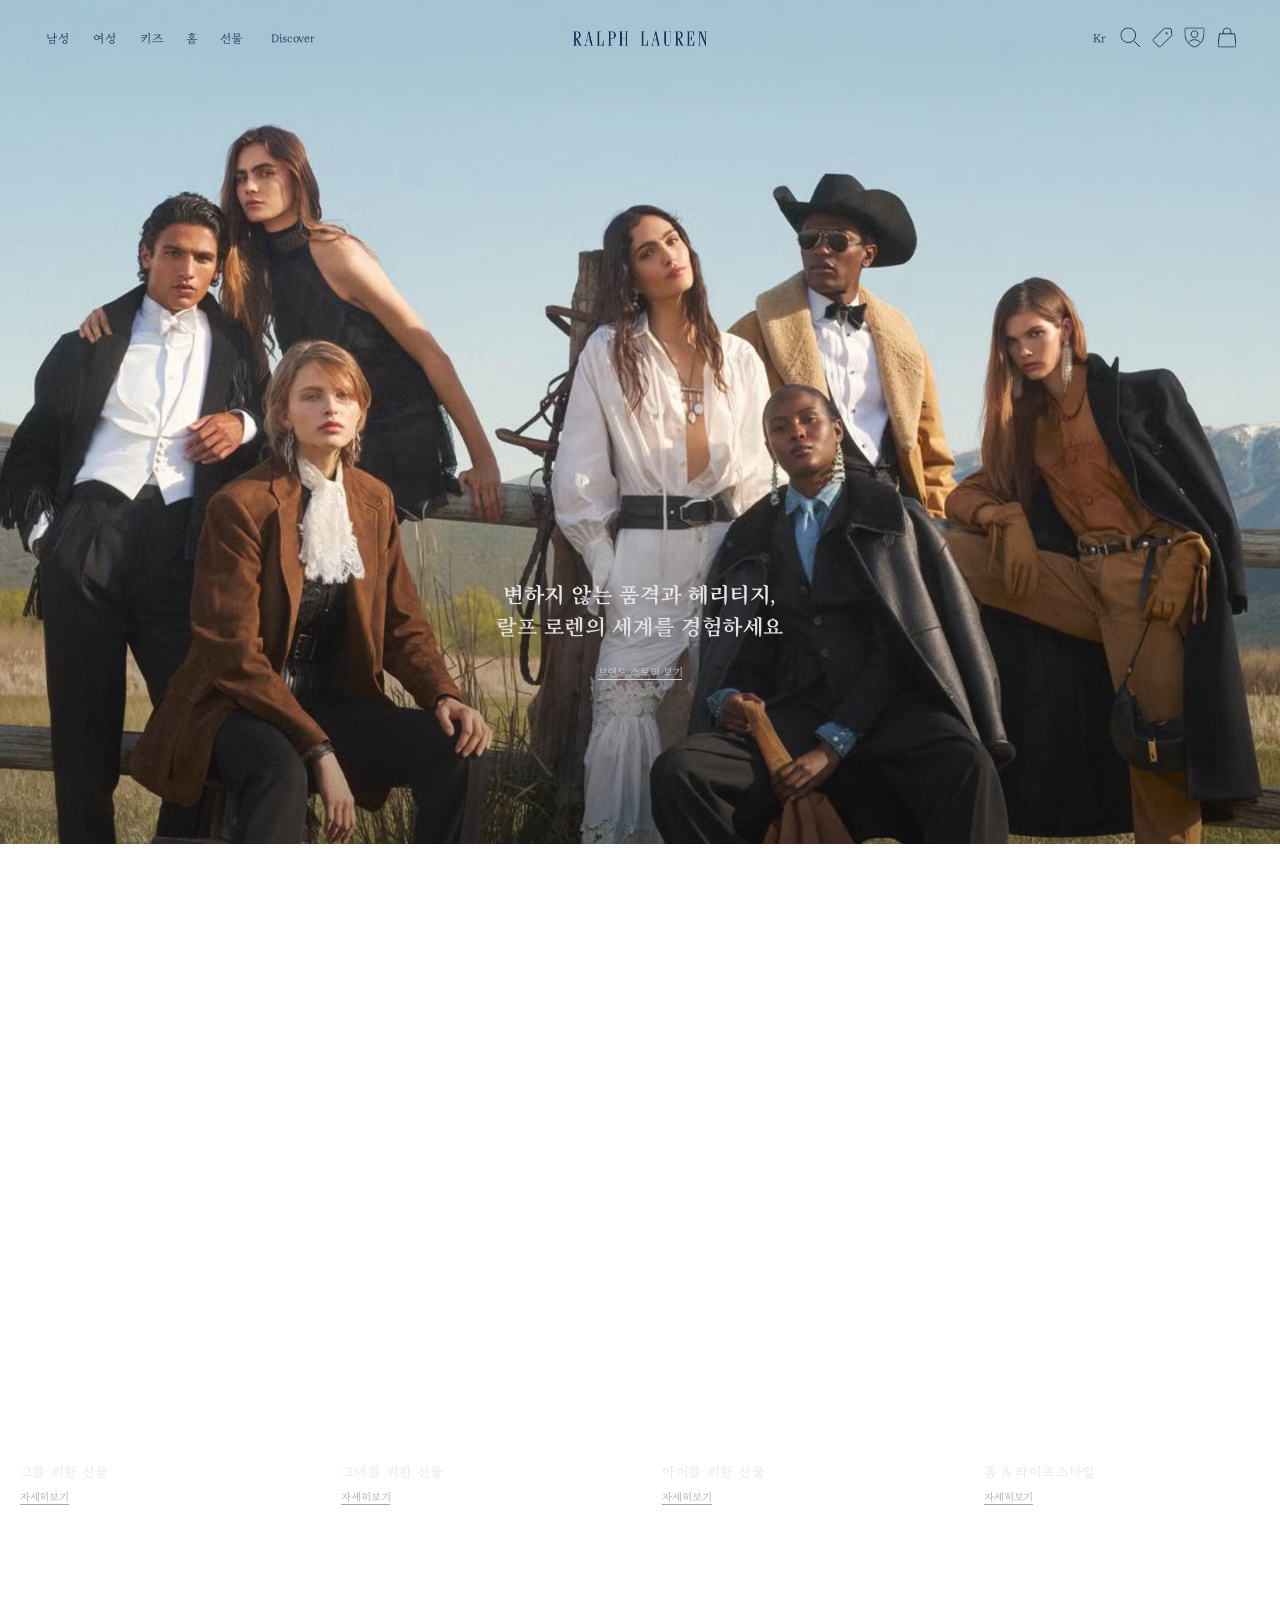
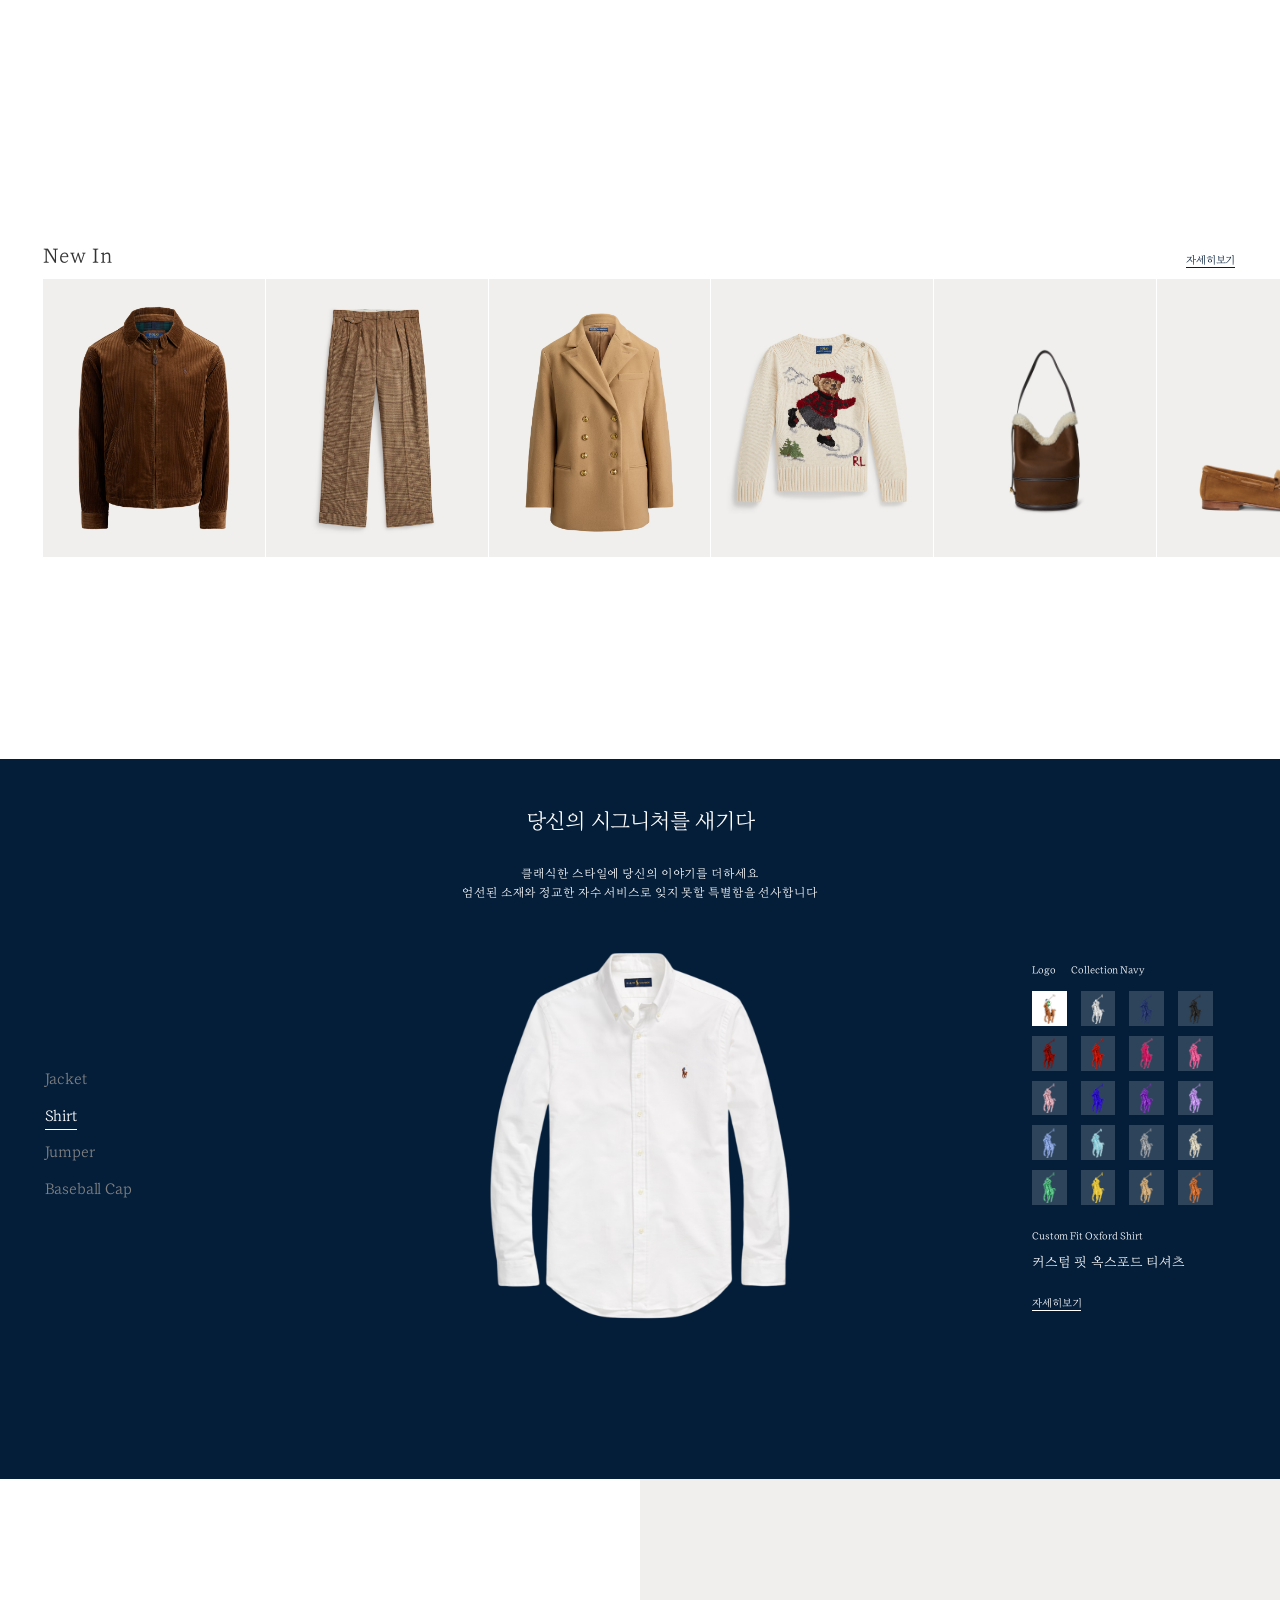
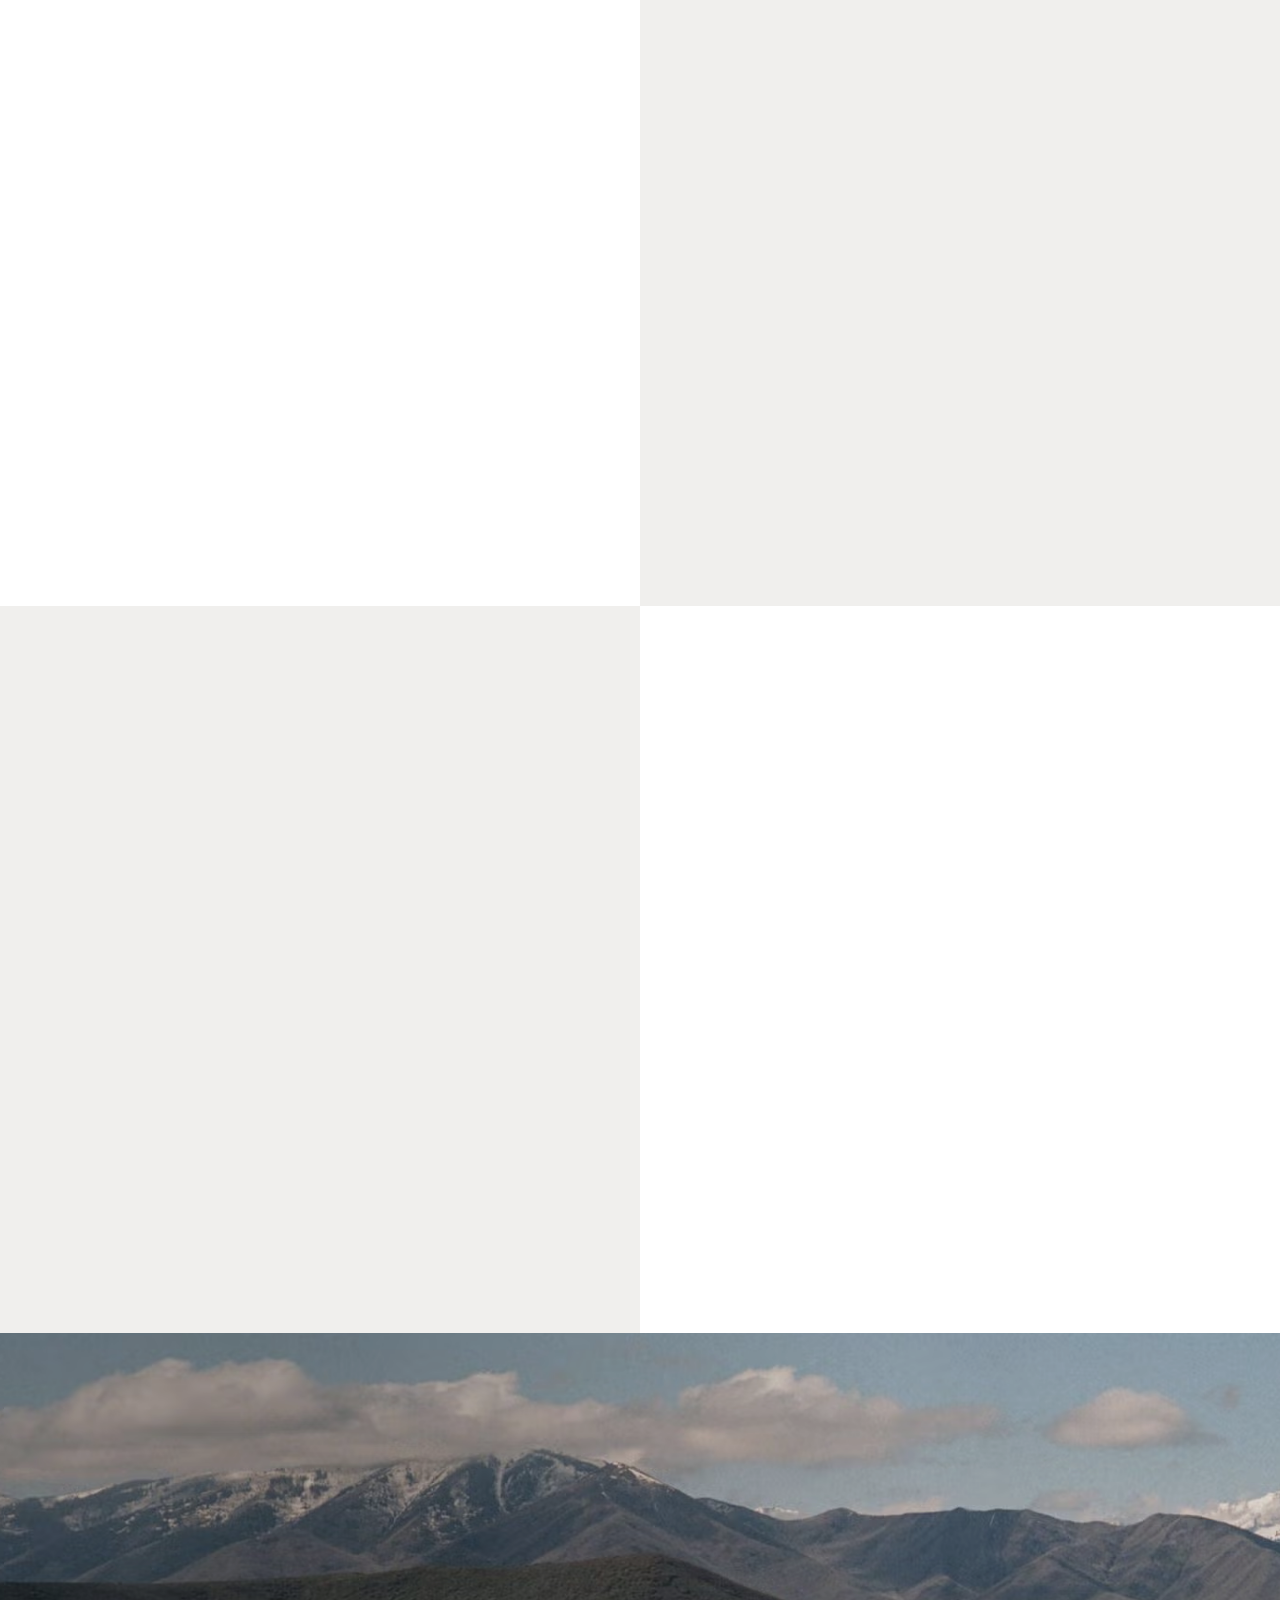
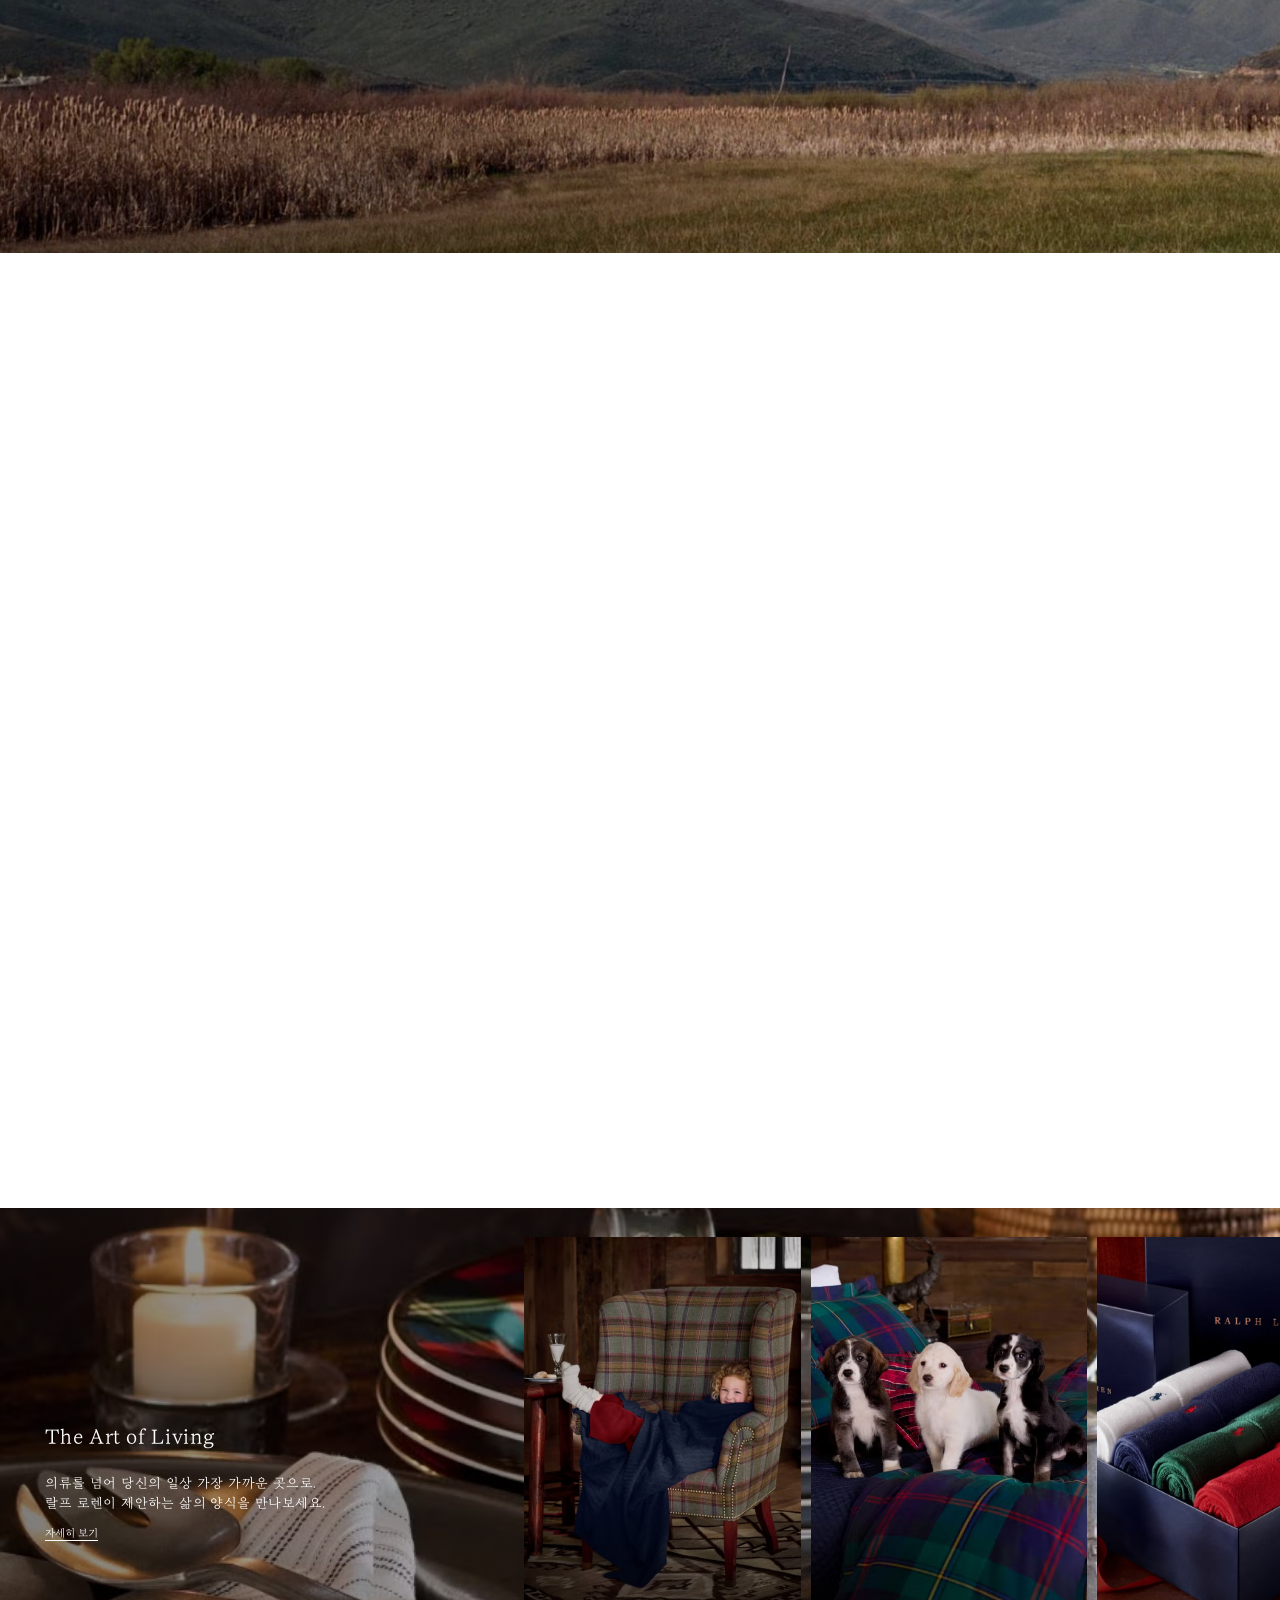
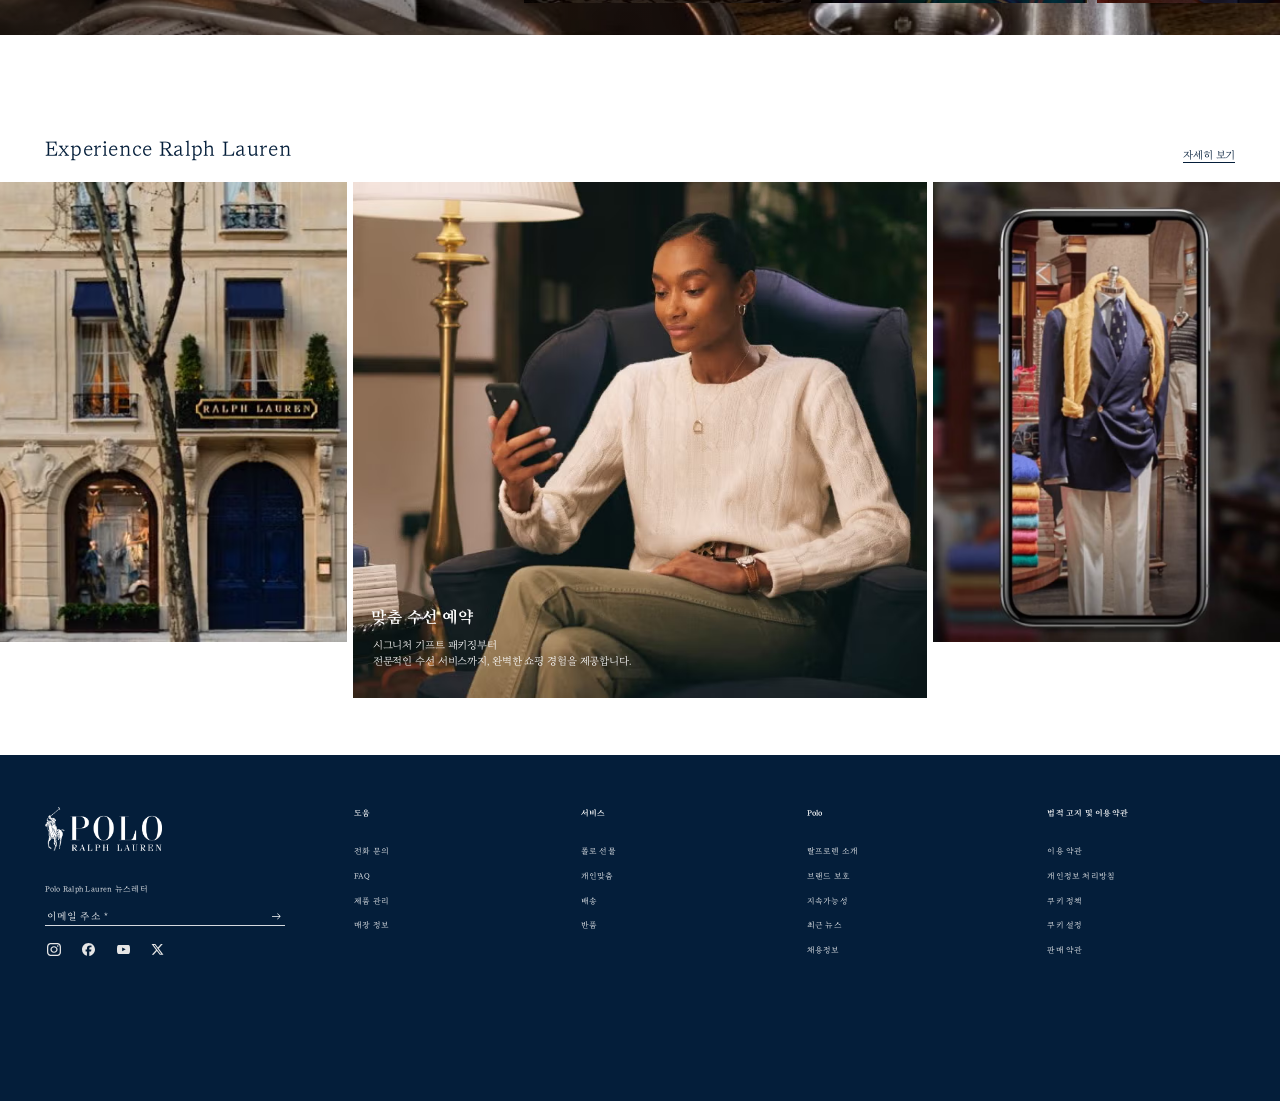
<file: Polo_Redesign/index.html>
<!doctype html>
<html lang="ko">
<head>
<meta charset="utf-8">
<meta name="viewport" content="width=device-width, initial-scale=1">
<meta name="theme-color" content="#041e3a">
<meta name="description" content="클래식한 스타일과 변하지 않는 헤리티지. 이준화의 Polo Ralph Lauren 웹사이트 리디자인 포트폴리오.">
<title>Polo Ralph Lauren | 변하지 않는 품격</title>
<link rel="icon" href="../favicon.svg">
<link rel="preload" href="assets/fonts/Eulyoo1945-Regular.woff2" as="font" type="font/woff2" crossorigin>
<link rel="preload" href="assets/fdb92.png" as="image">
<link rel="stylesheet" href="style.css?v=20261112-22">
<script src="script.js?v=20261112-22" defer></script>
</head>
<body>
<a class="skip-link" href="#main">본문 바로가기</a>
<main id="main">
<section class="hero" id="top" data-node-id="1:19008" aria-label="폴로 랄프 로렌">
<div class="hero-image"><img class="hero-slide hero-slide-first is-active" src="assets/fdb92.png" alt="클래식한 가을 스타일을 입은 폴로 랄프 로렌 모델들" fetchpriority="high"><img class="hero-slide hero-slide-second" src="assets/cover2.png" alt="폴로 랄프 로렌의 클래식한 이브닝 스타일" aria-hidden="true"><div class="hero-shade"></div></div>
<header class="site-header">
<button class="mobile-menu" aria-label="메뉴 열기" aria-expanded="false" aria-controls="main-nav">☰</button>
<nav id="main-nav" aria-label="주 메뉴"><a href="#new-in" data-category="남성">남성</a><a href="#new-in" data-category="여성">여성</a><a href="#gifts">키즈</a><a href="#living">홈</a><a href="#gifts">선물</a><a href="#world">Discover</a></nav>
<a class="brand" href="#top" aria-label="Polo Ralph Lauren 홈"><img src="assets/adcc9.png" alt="POLO RALPH LAUREN"></a>
<div class="header-actions"><button data-panel="language" class="language-button" aria-label="국가 및 언어 선택">Kr</button>
<button data-panel="search" aria-label="상품 검색"><img src="assets/7bf10.svg" alt=""></button>
<button data-panel="favorites" aria-label="위시리스트"><img src="assets/ad850.svg" alt=""></button>
<button data-panel="account" aria-label="내 계정"><img src="assets/fcbb8.svg" alt=""></button>
<button data-panel="bag" aria-label="쇼핑백"><img src="assets/cb816.svg" alt=""><span class="bag-count" hidden>0</span></button></div>
</header>
<div class="hero-copy"><h1>변하지 않는 품격과 헤리티지,<br class="compact-break"> 랄프 로렌의 세계를 경험하세요</h1><a href="#world" class="text-link">브랜드 스토리 보기</a></div>
</section>
<section class="introduction" aria-label="시즈널 기프트"><p>Polo Ralph Lauren만의 시즈널 감각을 입은 클래식 아이템,<br>영원히 사랑받을 시그니처 스타일로,<br class="compact-break"> 오래도록 기억에 남을 추억을 선물하세요</p></section>
<section class="gifts" id="gifts" aria-label="소중한 사람을 위한 선물">
<a class="gift-card gift-men" href="#new-in"><div class="gift-image"><img src="assets/5b00d.png" alt="그를 위한 선물" loading="lazy"></div><div class="gift-copy"><h2>그를 위한 선물</h2><span class="text-link">자세히보기</span></div></a>
<a class="gift-card gift-women" href="#new-in"><div class="gift-image"><img src="assets/a02c4.png" alt="그녀를 위한 선물" loading="lazy"></div><div class="gift-copy"><h2>그녀를 위한 선물</h2><span class="text-link">자세히보기</span></div></a>
<a class="gift-card gift-kids" href="#new-in"><div class="gift-image"><img src="assets/340d7.png" alt="아이를 위한 선물" loading="lazy"></div><div class="gift-copy"><h2>아이를 위한 선물</h2><span class="text-link">자세히보기</span></div></a>
<a class="gift-card gift-home" href="#living"><div class="gift-image"><img src="assets/2b547.png" alt="홈 & 라이프스타일" loading="lazy"></div><div class="gift-copy"><h2>홈 &amp; 라이프스타일</h2><span class="text-link">자세히보기</span></div></a>
</section>
<section class="new-in" id="new-in" aria-labelledby="new-in-title">
<div class="section-heading"><h2 id="new-in-title">New In</h2><button class="text-link" data-panel="collection">자세히보기</button></div>
<div class="product-track" tabindex="0" aria-label="신상품 목록. 가로로 스크롤할 수 있습니다.">
<button class="product-card product-jacket" data-product="0" aria-label="스웨이드 재킷 자세히 보기"><img src="assets/da9b3.png" alt="스웨이드 재킷" loading="lazy"></button>
<button class="product-card product-pants" data-product="1" aria-label="플리츠 울 팬츠 자세히 보기"><img src="assets/2d311.png" alt="플리츠 울 팬츠" loading="lazy"></button>
<button class="product-card product-coat" data-product="2" aria-label="울 캐시미어 코트 자세히 보기"><img class="product-underlay" src="assets/cfee9.png" alt="" loading="lazy"><img src="assets/4ac81.png" alt="울 캐시미어 코트" loading="lazy"></button>
<button class="product-card product-bear" data-product="3" aria-label="폴로 베어 니트 자세히 보기"><img src="assets/9f50f.png" alt="폴로 베어 니트" loading="lazy"></button>
<button class="product-card product-bag" data-product="4" aria-label="레더 숄더백 자세히 보기"><img src="assets/39299.png" alt="레더 숄더백" loading="lazy"></button>
<button class="product-card product-loafers" data-product="5" aria-label="스웨이드 로퍼 자세히 보기"><img src="assets/04138.png" alt="스웨이드 로퍼" loading="lazy"></button>
<button class="product-card product-new" data-product="14" aria-label="체크 드레스 자세히 보기"><img src="assets/image-444.png" alt="체크 드레스" loading="lazy"></button>
<button class="product-card product-new" data-product="15" aria-label="노르딕 반소매 니트 자세히 보기"><img src="assets/image-439.png" alt="노르딕 반소매 니트" loading="lazy"></button>
<button class="product-card product-new" data-product="17" aria-label="페어아일 숄 카디건 자세히 보기"><img src="assets/image-435.png" alt="페어아일 숄 카디건" loading="lazy"></button>
<button class="product-card product-new" data-product="16" aria-label="홀리데이 트럭 니트 자세히 보기"><img src="assets/image-442.png" alt="홀리데이 트럭 니트" loading="lazy"></button>
</div></section>
<section class="custom" id="custom" aria-labelledby="custom-title">
<div class="custom-inner"><div class="custom-heading"><h2 id="custom-title">당신의 시그니처를 새기다</h2><p>클래식한 스타일에 당신의 이야기를 더하세요<br>엄선된 소재와 정교한 자수 서비스로 잊지 못할 특별함을 선사합니다</p></div>
<div class="custom-body"><nav class="custom-tabs" aria-label="커스터마이징 상품"><button data-custom-type="Jacket" aria-pressed="false">Jacket</button><button class="active" data-custom-type="Shirt" aria-pressed="true">Shirt</button><button data-custom-type="Jumper" aria-pressed="false">Jumper</button><button data-custom-type="Baseball Cap" aria-pressed="false">Baseball Cap</button></nav>
<div class="shirt-preview"><img src="assets/3b3cc.png" alt="커스텀 핏 옥스포드 셔츠" loading="lazy"><img class="selected-pony" src="assets/7342e.png" alt="" hidden></div>
<div class="custom-options"><p class="logo-label">Logo <span id="color-label">Collection Navy</span></p><div class="swatches" role="group" aria-label="자수 색상 선택">
<button data-color="Multicolor" data-pony="4a922.png" aria-label="Multicolor" aria-pressed="true" class="selected"><img src="assets/4a922.png" alt="" loading="lazy"></button>
<button data-color="White" data-pony="8e73d.png" aria-label="White" aria-pressed="false" ><img src="assets/8e73d.png" alt="" loading="lazy"></button>
<button data-color="Newport Navy" data-pony="7342e.png" aria-label="Newport Navy" aria-pressed="false" ><img src="assets/7342e.png" alt="" loading="lazy"></button>
<button data-color="Polo Black" data-pony="dec1c.png" aria-label="Polo Black" aria-pressed="false" ><img src="assets/dec1c.png" alt="" loading="lazy"></button>
<button data-color="Heart Red" data-pony="376da.png" aria-label="Heart Red" aria-pressed="false" ><img src="assets/376da.png" alt="" loading="lazy"></button>
<button data-color="Rl 2000Red" data-pony="d0800.png" aria-label="Rl 2000Red" aria-pressed="false" ><img src="assets/d0800.png" alt="" loading="lazy"></button>
<button data-color="Pink Pony" data-pony="29c97.png" aria-label="Pink Pony" aria-pressed="false" ><img src="assets/29c97.png" alt="" loading="lazy"></button>
<button data-color="Shocking Pink" data-pony="0e133.png" aria-label="Shocking Pink" aria-pressed="false" ><img src="assets/0e133.png" alt="" loading="lazy"></button>
<button data-color="Carmel Pink" data-pony="b812c.png" aria-label="Carmel Pink" aria-pressed="false" ><img src="assets/b812c.png" alt="" loading="lazy"></button>
<button data-color="Bright Royal" data-pony="e5291.png" aria-label="Bright Royal" aria-pressed="false" ><img src="assets/e5291.png" alt="" loading="lazy"></button>
<button data-color="Purple Cactus" data-pony="8f325.png" aria-label="Purple Cactus" aria-pressed="false" ><img src="assets/8f325.png" alt="" loading="lazy"></button>
<button data-color="Spring Lilac" data-pony="9f12f.png" aria-label="Spring Lilac" aria-pressed="false" ><img src="assets/9f12f.png" alt="" loading="lazy"></button>
<button data-color="Estate Blue" data-pony="894fd.png" aria-label="Estate Blue" aria-pressed="false" ><img src="assets/894fd.png" alt="" loading="lazy"></button>
<button data-color="Turquoise Nova" data-pony="2fd2d.png" aria-label="Turquoise Nova" aria-pressed="false" ><img src="assets/2fd2d.png" alt="" loading="lazy"></button>
<button data-color="Madeira Silver" data-pony="b8bec.png" aria-label="Madeira Silver" aria-pressed="false" ><img src="assets/b8bec.png" alt="" loading="lazy"></button>
<button data-color="Sand" data-pony="69f99.png" aria-label="Sand" aria-pressed="false" ><img src="assets/69f99.png" alt="" loading="lazy"></button>
<button data-color="Athletic Green" data-pony="6f649.png" aria-label="Athletic Green" aria-pressed="false" ><img src="assets/6f649.png" alt="" loading="lazy"></button>
<button data-color="Slicker Yellow" data-pony="b75e6.png" aria-label="Slicker Yellow" aria-pressed="false" ><img src="assets/b75e6.png" alt="" loading="lazy"></button>
<button data-color="Madeira Gold" data-pony="c44f1.png" aria-label="Madeira Gold" aria-pressed="false" ><img src="assets/c44f1.png" alt="" loading="lazy"></button>
<button data-color="Basketball Orange" data-pony="64377.png" aria-label="Basketball Orange" aria-pressed="false" ><img src="assets/64377.png" alt="" loading="lazy"></button>
</div><div class="custom-description"><p>Custom Fit Oxford Shirt</p><h3>커스텀 핏 옥스포드 티셔츠</h3><button class="text-link" data-panel="custom">자세히보기</button></div></div></div></div></section>
<section class="editorials" aria-label="World of Ralph Lauren 스타일">
<div class="editorial-photo man-photo"><img src="assets/5315a.png" alt="베이지 재킷과 네이비 스카프로 완성한 겨울 스타일" loading="lazy"><span class="hotspot" aria-hidden="true"><img src="assets/39011.svg" alt=""><img src="assets/c7419.svg" alt=""></span></div>
<article class="editorial winter"><div class="editorial-inner"><div class="editorial-products winter-rail" tabindex="0" aria-label="남성 액세서리. 가로로 스크롤할 수 있습니다."><div class="winter-original">
<button data-product="7" class="editorial-item item-left"><img src="assets/14f40.png" alt="울 체크 스카프" loading="lazy"></button><button data-product="8" class="editorial-item item-center"><img src="assets/59909.png" alt="네이비 시그니처 스카프" loading="lazy"></button><button data-product="9" class="editorial-item item-right"><img src="assets/05837.png" alt="타탄 체크 스카프" loading="lazy"></button>
</div><div class="winter-extra"><img src="assets/image-457.png" alt="네이비 시그니처 스카프" loading="lazy"><img src="assets/image-458.png" alt="레드 타탄 스카프" loading="lazy"><img src="assets/image-459.png" alt="블루 타탄 스카프" loading="lazy"><img src="assets/image-461.png" alt="브라운 스카프" loading="lazy"><img src="assets/image-462.png" alt="다크 브라운 스카프" loading="lazy"><img src="assets/image-460.png" alt="그린 타탄 스카프" loading="lazy"><img src="assets/image-463.png" alt="브라운 체크 스카프" loading="lazy"></div></div><div class="editorial-copy"><h2>Cold Weather Classics</h2><p>따스함을 담은 시그니처 스카프와 니트로 깊어가는 겨울의 낭만을 준비하세요.<br>클래식한 무드가 돋보이는 윈터 룩을 제안합니다.</p><button class="text-link" data-product="8">바로가기</button></div></div></article>
<article class="editorial accessories"><div class="editorial-inner"><div class="editorial-products accessory-carousel" aria-label="여성 액세서리 컬렉션"><div class="accessory-track"><div class="accessory-set"><span class="accessory-frame"><img src="assets/accessory-470.png" alt="케이블 니트 장갑" loading="lazy"></span><span class="accessory-frame"><img src="assets/accessory-466.png" alt="스웨이드 레더 숄더백" loading="lazy"></span><span class="accessory-frame"><img src="assets/accessory-469.png" alt="폴로 베어 삭스" loading="lazy"></span><span class="accessory-frame"><img src="assets/accessory-445.png" alt="스웨이드 크로스백" loading="lazy"></span><span class="accessory-frame"><img src="assets/accessory-464.png" alt="스웨이드 숄더백" loading="lazy"></span><span class="accessory-frame"><img src="assets/accessory-468.png" alt="폴로 베어 니트 모자" loading="lazy"></span></div><div class="accessory-set" aria-hidden="true"><span class="accessory-frame"><img src="assets/accessory-470.png" alt="" loading="lazy"></span><span class="accessory-frame"><img src="assets/accessory-466.png" alt="" loading="lazy"></span><span class="accessory-frame"><img src="assets/accessory-469.png" alt="" loading="lazy"></span><span class="accessory-frame"><img src="assets/accessory-445.png" alt="" loading="lazy"></span><span class="accessory-frame"><img src="assets/accessory-464.png" alt="" loading="lazy"></span><span class="accessory-frame"><img src="assets/accessory-468.png" alt="" loading="lazy"></span></div></div></div><div class="editorial-copy"><h2>Refined Accessories</h2><p>스타일의 완성은 디테일에 있습니다. 장인정신이 깃든 가방과 액세서리로<br>당신만의 우아한 시그니처 룩을 완성해 보세요.</p><button class="text-link" data-product="11">바로가기</button></div></div></article>
<div class="editorial-photo woman-photo"><img src="assets/9bdaf.png" alt="헤링본 재킷과 스웨이드 백을 매치한 여성" loading="lazy"><span class="hotspot" tabindex="0" aria-label="착용한 스웨이드 숄더백 미리보기"><img src="assets/39011.svg" alt=""><img src="assets/c7419.svg" alt=""><span class="hotspot-preview"><img src="assets/accessory-466.png" alt=""><span>스웨이드 레더 숄더백</span></span></span></div>
</section>
<section class="world" id="world" aria-labelledby="world-title"><div class="world-image"><img src="assets/f96a8.png" alt="탁 트인 초원과 웅장한 산맥" loading="lazy"></div><div class="world-copy"><h2 id="world-title">World of Ralph Lauren</h2><p>미국적인 헤리티지와 시대를 초월한 우아함,<br> 1967년부터 이어온 랄프 로렌의 세계를 만나보세요.</p><button class="text-link" data-panel="story">자세히 보기</button></div></section>
<section class="collection" id="collection" aria-labelledby="collection-title"><div class="collection-heading"><h2 id="collection-title">Ralph Lauren 2025 폴 컬렉션</h2><button class="text-link" data-panel="fall">자세히 보기</button></div><div class="collection-grid">
<button class="look look-1" aria-label="2025 폴 컬렉션 룩 1 보기"><img src="assets/144af.png" alt="Ralph Lauren 2025 폴 컬렉션 룩 1" loading="lazy"></button>
<button class="look look-2" aria-label="2025 폴 컬렉션 룩 2 보기"><img src="assets/ed7be.png" alt="Ralph Lauren 2025 폴 컬렉션 룩 2" loading="lazy"></button>
<button class="look look-3" aria-label="2025 폴 컬렉션 룩 3 보기"><img src="assets/7386c.png" alt="Ralph Lauren 2025 폴 컬렉션 룩 3" loading="lazy"></button>
<button class="look look-4" aria-label="2025 폴 컬렉션 룩 4 보기"><img src="assets/beb06.png" alt="Ralph Lauren 2025 폴 컬렉션 룩 4" loading="lazy"></button>
<button class="look look-5" aria-label="2025 폴 컬렉션 룩 5 보기"><img src="assets/e1b18.png" alt="Ralph Lauren 2025 폴 컬렉션 룩 5" loading="lazy"></button>
<button class="look look-6" aria-label="2025 폴 컬렉션 룩 6 보기"><img src="assets/27193.png" alt="Ralph Lauren 2025 폴 컬렉션 룩 6" loading="lazy"></button>
<button class="look look-7" aria-label="2025 폴 컬렉션 룩 7 보기"><img src="assets/cb89c.png" alt="Ralph Lauren 2025 폴 컬렉션 룩 7" loading="lazy"></button>
<button class="look look-8" aria-label="2025 폴 컬렉션 룩 8 보기"><img src="assets/243b0.png" alt="Ralph Lauren 2025 폴 컬렉션 룩 8" loading="lazy"></button>
</div></section>
<section class="living" id="living" aria-labelledby="living-title"><div class="living-background"><img src="assets/ddc05.png" alt="" loading="lazy"></div><div class="living-copy"><h2 id="living-title">The Art of Living</h2><p>의류를 넘어 당신의 일상 가장 가까운 곳으로.<br>랄프 로렌이 제안하는 삶의 양식을 만나보세요.</p><button class="text-link" data-panel="living">자세히 보기</button></div><div class="living-track" tabindex="0" aria-label="홈 컬렉션. 가로로 스크롤할 수 있습니다."><button><img src="assets/916ef.png" alt="체크 암체어에서 보내는 편안한 시간" loading="lazy"></button><button class="living-layers"><img src="assets/1cc81.png" alt="" loading="lazy"><img src="assets/f4068.png" alt="" loading="lazy"><img src="assets/2b154.png" alt="타탄 체크 소파 위의 반려견들" loading="lazy"></button><button><img src="assets/1170a.png" alt="선물 상자에 담긴 폴로 셔츠" loading="lazy"></button><button><img src="assets/living-new.png" alt="따뜻한 촛불과 티타임" loading="lazy"></button></div></section>
<section class="experience" id="experience" aria-labelledby="experience-title"><div class="section-heading"><h2 id="experience-title">Experience Ralph Lauren</h2><div class="heading-actions"><span class="text-link">자세히 보기</span><button class="experience-prev" aria-label="이전 서비스 보기">이전</button><button class="experience-next" aria-label="다음 서비스 보기">다음</button></div></div><div class="experience-grid"><button class="experience-side experience-store"><img src="assets/bee15.png" alt="랄프 로렌 플래그십 스토어" loading="lazy"><span class="experience-copy"><strong>매장 찾기</strong><span>가까운 매장을 찾아 폴로만의<br>특별한 스타일링 서비스를 경험하세요.</span></span></button><button class="experience-main"><img src="assets/ef2d4.png" alt="맞춤 스타일을 제안하는 랄프 로렌 서비스" loading="lazy"><span class="experience-copy"><strong>맞춤 수선 예약</strong><span>시그니처 기프트 패키징부터<br>전문적인 수선 서비스까지, 완벽한 쇼핑 경험을 제공합니다.</span></span></button><button class="experience-side experience-phone"><img src="assets/734fb.png" alt="모바일로 만나보는 퍼스널 스타일링" loading="lazy"><span class="experience-copy"><strong>매장 VR</strong><span>뉴욕, 베벌리 힐스의 플래그십 스토어를<br>집에서 편안하게 탐험해보세요.</span></span></button></div></section>
</main>
<footer class="footer"><div class="footer-top"><div class="footer-brand"><a href="#top" aria-label="Polo Ralph Lauren 처음으로"><img src="assets/69df5.png" alt="POLO RALPH LAUREN"></a><form class="newsletter"><label for="email">Polo Ralph Lauren 뉴스레터</label><div class="newsletter-input"><input id="email" type="email" required autocomplete="email" placeholder="이메일 주소 *" aria-label="이메일 주소"><button aria-label="뉴스레터 구독"><img src="assets/e901a.svg" alt=""></button></div><img class="newsletter-line" src="assets/3279b.svg" alt=""></form><div class="socials"><a href="https://www.instagram.com/ralphlauren/" rel="noopener noreferrer" aria-label="인스타그램"><img src="assets/82d25.svg" alt=""></a><a href="https://www.facebook.com/RalphLauren/" rel="noopener noreferrer" aria-label="페이스북"><img src="assets/4595a.svg" alt=""></a><a href="https://www.pinterest.com/ralphlauren/" rel="noopener noreferrer" aria-label="핀터레스트"><img src="assets/9983f.svg" alt=""></a><a href="https://www.youtube.com/ralphlauren" rel="noopener noreferrer" aria-label="유튜브"><img src="assets/bfb02.svg" alt=""></a></div></div>
<div class="footer-column"><h2>도움</h2><button data-footer="전화 문의">전화 문의</button><button data-footer="FAQ">FAQ</button><button data-footer="제품 관리">제품 관리</button><button data-footer="매장 정보">매장 정보</button></div><div class="footer-column"><h2>서비스</h2><button data-footer="폴로 선물">폴로 선물</button><button data-footer="개인맞춤">개인맞춤</button><button data-footer="배송">배송</button><button data-footer="반품">반품</button></div><div class="footer-column"><h2>Polo</h2><button data-footer="랄프로렌 소개">랄프로렌 소개</button><button data-footer="브랜드 보호">브랜드 보호</button><button data-footer="지속가능성">지속가능성</button><button data-footer="최근 뉴스">최근 뉴스</button><button data-footer="채용정보">채용정보</button></div><div class="footer-column"><h2>법적 고지 및 이용약관</h2><button data-footer="이용 약관">이용 약관</button><button data-footer="개인정보 처리방침">개인정보 처리방침</button><button data-footer="쿠키 정책">쿠키 정책</button><button data-footer="쿠키 설정">쿠키 설정</button><button data-footer="판매 약관">판매 약관</button></div>
</div><div class="footer-utility"><img class="footer-rule rule-top" src="assets/069a1.svg" alt=""><p>© COPYRIGHT 2025 RALPH LAUREN. ALL RIGHTS RESERVED.</p><button data-panel="stores"><img src="assets/34f75.svg" alt="">매장 찾기</button><img class="utility-divider" src="assets/fa9d9.svg" alt=""><button data-panel="language"><img src="assets/b26fe.svg" alt="">배송지: 대한민국/한국어</button><img class="footer-rule rule-bottom" src="assets/069a1.svg" alt=""></div><div class="footer-legal"><p>상호명: 랄프로렌 코리아 유한회사 | 사업자 등록번호: 120-87-00270 | 통신판매업신고번호: 제2020-서울강남-01539호 [사업자정보확인] | 대표자: KIM SEAN SONG KWON 샨성권김<br>주소: 서울시 강남구 학동로 343 19층 | 호스팅 서비스 사업자: 클레우드 플레어 | 고객 지원부: 080-566-1199 (평일 10:00~18:00, 점심시간 13:00-14:00) | 메일문의: customerassistance@ralphlauren.co.kr</p><p>KCP 구매안전 서비스(채무지급보증)<br>고객님은 안전거래를 위해 현금 등으로 결제 시 저희 쇼핑몰에서 가입한 KCP 구매안전서비스(지급보증서)를 이용하실 수 있습니다.</p></div></footer>
<button class="back-to-top" type="button" aria-label="맨 위로 이동"><span aria-hidden="true">↑</span><span>TOP</span></button>
<dialog class="detail-dialog" aria-labelledby="dialog-title"><button class="dialog-close" aria-label="닫기">×</button><div id="dialog-content"></div></dialog>
<div class="toast" role="status" aria-live="polite"></div>
</body></html>
</file>
<file: Polo_Redesign/style.css>
@font-face{font-family:Eulyoo1945;src:url("assets/fonts/Eulyoo1945-Regular.woff2") format("woff2");font-weight:400;font-style:normal;font-display:swap}
@font-face{font-family:Eulyoo1945;src:url("assets/fonts/Eulyoo1945-SemiBold.woff2") format("woff2");font-weight:600;font-style:normal;font-display:swap}
/* One rem follows one pixel in the 1920px Figma frame. Mobile reflows below. */
:root{font-size:calc(100vw / 1920);--navy:#041e3a;--paper:#f0efed;--ink:#1b2d5a;scroll-behavior:smooth}
*{box-sizing:border-box}body{margin:0;background:white;color:var(--navy);font-family:Eulyoo1945,Georgia,serif;font-size:16rem;line-height:1.5;font-weight:400}h1,h2,h3,p{margin:0;font-size:inherit;font-weight:400}button,input,select{font:inherit;color:inherit}a{color:inherit;text-decoration:none}button{border:0;padding:0;background:none;cursor:pointer}img{display:block}button,a,input{touch-action:manipulation}button:focus-visible,a:focus-visible,input:focus-visible,[tabindex]:focus-visible{outline:2px solid #a47e41;outline-offset:5px}button,a{-webkit-tap-highlight-color:transparent}section[id]{scroll-margin-top:24rem}.text-link{font-size:16rem;letter-spacing:-.176rem;line-height:24rem}.text-link:hover{opacity:.7}.skip-link{position:fixed;top:10px;left:10px;z-index:1000;background:var(--navy);color:white;padding:12px;font-size:16px;transform:translateY(-160%)}.skip-link:focus{transform:none}
.hero{height:1266rem;position:relative;overflow:hidden;background:#b2b2b2}.hero-image{position:absolute;inset:0 0 auto;height:1400rem}.hero-image>img{width:100%;height:100%;object-fit:cover}.hero-shade{position:absolute;inset:0;background:linear-gradient(180deg,transparent 52.733%,rgba(0,0,0,.3) 87.766%)}.site-header{position:relative;display:flex;align-items:flex-end;justify-content:space-between;padding:45rem 67rem 0;gap:20rem;height:69rem;color:var(--ink)}.site-header nav{display:flex;gap:30rem;width:415rem;align-items:flex-start;height:24rem;letter-spacing:-.176rem}.site-header nav a:nth-child(1),.site-header nav a:nth-child(3){width:39rem;text-align:center}.site-header nav a:nth-child(2),.site-header nav a:nth-child(5){width:38rem;text-align:center}.site-header nav a:nth-child(4){width:19rem}.site-header nav a:last-child{width:87rem;text-align:center}.brand{width:204rem;height:24rem;position:relative;overflow:hidden;flex-shrink:0}.brand img{position:absolute;width:128.52%;height:635.54%;left:-28.51%;top:-535.54%;max-width:none}.header-actions{width:415rem;display:flex;align-items:flex-end;justify-content:flex-end;gap:20rem;height:24rem}.header-actions button{position:relative;display:grid;place-items:center;width:22rem;height:22rem}.header-actions .language-button{width:24rem;height:24rem}.header-actions img{max-width:22rem;max-height:22rem;width:auto;height:auto}.bag-count{position:absolute;top:-8rem;right:-9rem;border-radius:50%;min-width:16rem;background:var(--navy);color:white;font-size:10rem}.bag-count[hidden]{display:none}.mobile-menu{display:none}.hero-copy{position:absolute;top:868rem;left:0;width:100%;text-align:center;color:white}.hero-copy h1{font-size:32rem;font-weight:600;letter-spacing:.96rem;line-height:48rem}.hero-copy .text-link{display:inline-block;margin-top:32rem}.introduction{height:394rem;display:flex;justify-content:center;padding-top:145rem;overflow:hidden}.introduction p{font-size:48rem;line-height:72rem;letter-spacing:-.528rem;text-align:center;white-space:nowrap;transform:translateX(36.5rem)}
.gifts{height:625rem;display:grid;grid-template-columns:repeat(4,minmax(0,1fr));gap:8.515rem;overflow:hidden}.gift-card{position:relative;overflow:hidden;isolation:isolate}.gift-image{position:absolute;inset:0}.gift-image img{position:absolute;object-fit:cover;height:625rem;max-width:none;top:0}.gift-men img{width:473.585rem;left:0}.gift-women img{width:562.71rem;left:-16.83rem}.gift-kids img{width:562rem;left:-80rem}.gift-home img{width:1250rem;left:-130rem}.gift-copy{position:absolute;left:29.46rem;top:532.41rem;color:#e3e3e3}.gift-copy h2{font-size:20rem;letter-spacing:.6rem;line-height:30rem}.gift-copy .text-link{display:block;margin-top:11.03rem;color:#a6a6a6}.gift-card:hover .text-link{color:white}
.new-in{height:647rem;padding-top:84rem;overflow:hidden}.section-heading{display:flex;align-items:baseline;justify-content:space-between;margin:0 67rem}.section-heading h2{font-size:32rem;line-height:48rem;letter-spacing:.96rem}.new-in .section-heading{margin-left:65rem}.new-in .section-heading h2{color:rgba(0,0,0,.8)}.product-track{display:flex;gap:1.286rem;overflow-x:auto;scrollbar-width:none;margin-top:11rem;padding:0 65rem;scroll-snap-type:none;height:415.892rem}.product-track::-webkit-scrollbar{display:none}.product-card{width:332.714rem;height:415.892rem;flex-shrink:0;position:relative;overflow:hidden;background:var(--paper)}.product-card>img{position:absolute;inset:0;width:332.734rem;height:415.866rem;object-fit:cover}.product-pants>img{width:328rem;height:410rem;left:2rem;top:4rem}.product-coat>img:last-child{width:328rem;height:410rem;top:10rem;left:2rem}.product-bag>img,.product-loafers>img{width:333.78rem;height:333.78rem;top:45.85rem;left:-1.07rem}.product-loafers>img{left:0}
.custom{height:1080rem;background:var(--navy);color:white;overflow:hidden}.custom-heading{text-align:center;padding-top:121rem}.custom-heading h2{font-size:32rem;letter-spacing:-.352rem;line-height:48rem}.custom-heading p{margin-top:41rem;line-height:24rem;letter-spacing:-.176rem}.custom-body{display:grid;grid-template-columns:1fr 586rem 1fr;position:relative;margin-top:109rem;padding:0 101rem;gap:0;align-items:start}.custom-tabs{display:flex;flex-direction:column;gap:19rem;margin-top:177rem;align-items:flex-start}.custom-tabs button{color:#808080;font-size:24rem;line-height:36rem;letter-spacing:-.264rem}.custom-tabs .active{color:white}.shirt-preview{position:relative;height:562rem;overflow:hidden}.shirt-preview>img:first-child{position:absolute;width:100%;height:130.51%;top:-15.59%;left:0;object-fit:fill}.shirt-preview>.selected-pony{position:absolute;object-fit:contain}.selected-pony[hidden]{display:none}.custom-options{width:255rem;justify-self:end;margin-top:70rem}.logo-label{font-size:15rem;line-height:22.5rem;letter-spacing:-.165rem;white-space:nowrap}.logo-label span{margin-left:21rem}.swatches{display:grid;grid-template-columns:repeat(4,48rem);gap:15rem 21rem;margin-top:19.5rem}.swatches button{width:48rem;height:48rem;background:rgba(255,255,255,.17);display:grid;place-items:center}.swatches button.selected{background:white}.swatches button img{width:42rem;height:42rem;object-fit:contain}.custom-description{margin-top:92rem;white-space:nowrap}.custom-description p{font-size:15rem;line-height:22.5rem;letter-spacing:-.165rem}.custom-description h3{font-size:20rem;line-height:30rem;letter-spacing:-.22rem;margin-top:6.5rem}.custom-description .text-link{margin-top:27.5rem}
.editorials{display:grid;grid-template-columns:repeat(2,minmax(0,1fr));grid-template-rows:repeat(2,1090rem)}.editorial-photo{position:relative;overflow:hidden}.editorial-photo>img{width:100%;height:100%;object-fit:cover}.hotspot{position:absolute;width:34rem;height:34rem;display:grid;place-items:center}.hotspot>img:first-child{width:32.0555rem;height:32.0555rem}.hotspot>img:last-child{position:absolute;width:13.4373rem;height:13.4373rem;transform:rotate(45deg)}.hotspot:hover{filter:brightness(.85)}.man-photo .hotspot{left:272rem;top:760rem}.woman-photo .hotspot{left:642rem;top:882rem}.editorial{background:var(--paper);position:relative;overflow:hidden}.editorial-products{position:relative;height:740rem}.editorial-item{position:absolute;overflow:hidden;height:476rem;top:110rem;background:var(--paper)}.editorial-item img{position:absolute;max-width:none;object-fit:cover}.editorial-item.item-left{left:0;width:152rem}.editorial-item.item-center{left:323rem;width:304rem}.editorial-item.item-right{left:808rem;width:152rem}.winter .item-left img{width:584rem;height:584rem;left:-271rem;top:-54rem}.winter .item-center img{width:584rem;height:584rem;left:-141rem;top:-54rem}.winter .item-right img{width:539rem;height:539rem;left:-116rem;top:0}.editorial-copy{position:absolute;top:830rem;left:0;width:100%;text-align:center}.editorial-copy h2{font-size:24rem;line-height:36rem;letter-spacing:.72rem}.editorial-copy p{font-size:16rem;letter-spacing:.48rem;line-height:24rem;margin-top:18rem;white-space:nowrap}.editorial-copy .text-link{margin-top:27rem}.accessories .editorial-item{height:426rem;top:179rem}.accessories .item-left{width:162rem;top:175rem}.accessories .item-left img{width:394rem;height:394rem;left:-158rem;top:70rem}.accessories .item-center img{width:654rem;height:654rem;left:-175rem;top:-166rem}.accessories .item-right img{width:341rem;height:341rem;left:-67rem;top:112rem}
.world{height:780rem;position:relative;overflow:hidden;color:white}.world-image{position:absolute;top:0;left:0;width:100%;height:960rem}.world-image img{width:100%;height:100%;object-fit:cover}.world-image:after{content:"";position:absolute;inset:0;background:rgba(0,0,0,.1)}.world-copy{position:absolute;top:357rem;left:0;width:100%;text-align:center}.world-copy h2{font-size:32rem;line-height:48rem;letter-spacing:.96rem}.world-copy p{font-size:24rem;line-height:36rem;letter-spacing:-.264rem;margin-top:39rem}.world-copy .text-link{margin-top:21rem}
.collection{height:1433rem;padding:78rem 67rem 0;overflow:hidden}.collection-heading{text-align:center}.collection-heading h2{font-size:32rem;line-height:48rem;letter-spacing:.96rem}.collection-heading .text-link{margin-top:12rem;display:inline-block}.collection-grid{margin-top:41rem;display:grid;grid-template-columns:repeat(4,minmax(0,1fr));gap:6rem;grid-template-rows:repeat(2,589rem)}.look{position:relative;overflow:hidden;background:#c0c0c0}.look img{position:absolute;height:589rem;width:530rem;top:0;object-fit:cover;max-width:none;left:50%;transform:translateX(-50%)}.look-1 img{margin-left:7rem}.look-3 img,.look-4 img,.look-8 img{width:442rem;left:0;transform:none}.look-3 img{transform:scaleX(-1)}.look-5 img{left:0;transform:scaleX(-1)}.look-7 img{margin-left:2rem}
.living{height:640rem;position:relative;overflow:hidden;color:white}.living-background{position:absolute;left:0;top:-90rem;height:1042rem;width:100%}.living-background img{width:100%;height:100%;object-fit:cover}.living-background:after{content:"";position:absolute;inset:0;background:linear-gradient(90deg,rgba(0,0,0,.5),transparent)}.living-copy{position:absolute;left:68rem;top:320rem;z-index:1}.living-copy h2{font-size:32rem;letter-spacing:.96rem;line-height:48rem}.living-copy p{font-size:20rem;line-height:30rem;letter-spacing:.6rem;margin-top:30rem}.living-copy .text-link{margin-top:18rem}.living-track{position:absolute;left:786rem;top:44rem;display:flex;gap:15rem;right:0;overflow:auto;scrollbar-width:none;scroll-snap-type:x mandatory}.living-track>button{position:relative;flex-shrink:0;width:415rem;height:548rem;overflow:hidden;scroll-snap-align:start}.living-track img{width:415rem;height:548rem;object-fit:cover}.living-layers img{position:absolute;inset:0}.living-layers img:first-child{width:430rem;height:568rem}
.experience{height:1080rem;padding-top:148rem;overflow:hidden}.experience .section-heading{align-items:baseline}.experience .section-heading .text-link{transform:translateY(3rem)}.experience-grid{display:grid;grid-template-columns:521fr 862fr 521fr;gap:8rem;margin-top:25rem}.experience-grid button{position:relative;overflow:hidden;text-align:left}.experience-side{height:690rem}.experience-main{height:775rem}.experience-grid>button>img{position:absolute;object-fit:cover;max-width:none}.experience-store>img{height:690rem;width:893rem;left:-186rem;top:0}.experience-main>img{width:1473rem;height:775rem;left:-224rem;top:-1rem}.experience-phone>img{width:525rem;height:692rem;left:-4rem;top:-2rem}.experience-copy{position:absolute;left:30rem;top:654rem;display:flex;flex-direction:column;color:white;letter-spacing:-.176rem}.experience-copy strong{font-weight:600;font-size:24rem;line-height:36rem;letter-spacing:.72rem;margin-left:-2rem}.experience-copy>span{font-size:16rem;line-height:24rem;margin-top:11rem}
.footer{height:520rem;background:var(--navy);color:white;overflow:hidden}.footer-top{display:grid;grid-template-columns:464rem 340rem 339rem 361rem 1fr;height:364rem;padding:78rem 67rem 0}.footer-brand>a{display:block;width:176rem;height:67rem;position:relative}.footer-brand>a img{width:176rem;height:67rem;object-fit:cover}.newsletter{width:361rem;position:relative;margin-top:48rem}.newsletter label{font-size:12rem;line-height:18rem;letter-spacing:.36rem;display:block}.newsletter-input{display:flex;align-items:center;margin-top:18rem;height:28rem}.newsletter-input input{border:0;background:none;width:100%;outline-offset:0;color:white;font-size:15rem;letter-spacing:.3rem;padding:0 3rem}.newsletter-input input::placeholder{color:white;opacity:1}.newsletter-input button{width:24rem;height:24rem;flex-shrink:0}.newsletter-input button img{width:21.527rem;height:21.527rem;transform:rotate(180deg)}.newsletter-line{position:absolute;left:0;bottom:-.14rem;width:361rem;height:1rem}.socials{display:flex;gap:32.267rem;margin-top:26rem;padding-left:4.13rem}.socials img{width:19.733rem;height:19.733rem}.footer-column h2{font-size:12rem;font-weight:600;letter-spacing:.36rem;margin-bottom:40rem;line-height:18rem}.footer-column button{display:block;font-size:12rem;line-height:18rem;letter-spacing:.36rem;margin-bottom:19rem;text-align:left}.footer-column button:hover{text-decoration:underline}.footer-utility{height:46rem;position:relative;display:flex;align-items:center;padding:0 67rem;gap:0;font-size:12rem;line-height:18rem;letter-spacing:.36rem}.footer-utility p{margin-right:auto}.footer-utility button{display:flex;align-items:center;gap:6rem;height:46rem}.footer-utility button:first-of-type{width:216rem;justify-content:center;position:relative}.footer-utility button:first-of-type:before{content:"";height:46rem;width:1px;background:rgba(255,255,255,.2);position:absolute;left:0}.footer-utility button:last-of-type{width:214rem;justify-content:flex-end}.footer-utility button img{width:20rem;height:20rem}.utility-divider{height:1rem;width:46rem;transform:rotate(90deg);margin:0 -23rem}.footer-rule{position:absolute;width:100%;height:1rem;left:0}.rule-top{top:0}.rule-bottom{bottom:0}.footer-legal{display:flex;justify-content:space-between;gap:20rem;padding:30rem 67rem 0;color:#b3b3b3;font-size:11rem;line-height:16.5rem;letter-spacing:.33rem}.footer-legal>p:last-child{text-align:right;white-space:nowrap}
.detail-dialog{font-size:16px;font-family:Eulyoo1945,serif;width:min(760px,calc(100% - 32px));max-height:85dvh;padding:48px 36px 32px;border:0;color:var(--navy);background:#faf9f6;overscroll-behavior:contain}.detail-dialog::backdrop{background:rgba(4,30,58,.55);backdrop-filter:blur(5px)}.dialog-close{position:absolute;right:18px;top:9px;font-family:Georgia,serif;font-size:32px;line-height:1;min-width:36px;min-height:36px}.detail-dialog h2{font-size:26px;line-height:1.5;margin-bottom:20px;letter-spacing:.02em}.detail-dialog p{font-size:15px;line-height:1.8;white-space:pre-line}.dialog-product{display:grid;grid-template-columns:1fr 1fr;gap:24px;align-items:center}.dialog-product>img{width:100%;max-height:480px;object-fit:contain}.dialog-product h2{font-size:22px}.dialog-note{color:#657181;font-size:12px!important;margin-top:24px}.solid-button{display:block;background:var(--navy);color:white;padding:13px 20px;font-size:14px;line-height:1.5;margin-top:20px;text-align:center;width:100%}.dialog-actions{display:flex;gap:8px}.dialog-actions button{width:auto;flex:1}.search-form{display:flex;gap:8px}.search-form input{min-width:0;flex:1;background:white;border:1px solid #aab2bb;padding:12px}.search-form button{margin:0;width:auto}.search-results{display:grid;grid-template-columns:repeat(3,1fr);gap:16px;margin-top:24px}.search-result{text-align:left;font-size:13px}.search-result img{width:100%;aspect-ratio:4/5;object-fit:cover}.search-result span{display:block;margin-top:8px}.search-empty{grid-column:1/-1}.saved-list{display:grid;gap:16px}.saved-row{display:flex;align-items:center;gap:16px;padding-bottom:16px;border-bottom:1px solid #ddd}.saved-row img{width:80px;height:100px;object-fit:cover}.saved-row span{flex:1}.saved-row button{font-size:13px;text-decoration:underline}.language-options{display:flex;gap:12px;align-items:center}.language-options select{padding:10px;background:white;border:1px solid #9aa5b2;font-size:15px}.toast{font-size:14px;line-height:1.6;position:fixed;bottom:24px;left:50%;transform:translate(-50%,20px);background:var(--navy);color:white;padding:14px 22px;z-index:10000;max-width:calc(100% - 32px);width:max-content;opacity:0;pointer-events:none;transition:opacity .2s,transform .2s}.toast.visible{opacity:1;transform:translate(-50%,0)}body:has(dialog[open]){overflow:hidden}
@media(min-width:901px){.footer-utility img{object-fit:fill}}
@media(max-width:900px){
:root{font-size:1px}body{font-size:14rem}.text-link{font-size:13rem;line-height:21rem;text-underline-offset:3rem}section[id]{scroll-margin-top:12rem}
.hero{height:760rem;max-height:1000px;min-height:620px;height:100svh}.hero-image{height:100%;width:100%}.hero-image>img{object-fit:cover;object-position:50% 50%}.hero-shade{background:linear-gradient(180deg,transparent 45%,rgba(0,0,0,.5))}.site-header{padding:24rem 20rem 0;align-items:center;height:48rem;gap:10rem}.mobile-menu{display:block;position:relative;z-index:20;font-family:Arial,sans-serif;font-size:23rem;width:25rem}.brand{width:150rem;height:18rem;position:absolute;left:50%;top:27rem;transform:translateX(-50%)}.site-header nav{display:none;position:absolute;top:65rem;left:12rem;right:12rem;width:auto;height:auto;padding:26rem;background:#f7f5ef;z-index:10;flex-direction:column;gap:22rem;font-size:17rem;box-shadow:0 8px 30px #041e3a22}.site-header nav.open{display:flex}.site-header nav a{width:auto!important;text-align:left!important}.header-actions{width:auto;height:24rem;gap:17rem}.header-actions button{width:22rem;height:22rem}.header-actions button:nth-child(1),.header-actions button:nth-child(3),.header-actions button:nth-child(4){display:none}.header-actions img{width:21rem;height:21rem}.hero-copy{top:auto;bottom:95rem;padding:0 28rem}.hero-copy h1{font-size:24rem;line-height:1.65;letter-spacing:.72rem;word-break:keep-all;max-width:560rem;margin:auto}.hero-copy .text-link{margin-top:26rem}.introduction{height:auto;padding:65rem 24rem}.introduction p{font-size:22rem;line-height:1.8;white-space:normal;transform:none;word-break:keep-all}.introduction br{display:none}
.gifts{height:auto;grid-template-columns:repeat(2,minmax(0,1fr));gap:4rem}.gift-card{aspect-ratio:473.485/625}.gift-image img{height:100%;width:100%;left:0;object-fit:cover}.gift-women img{width:118.85%;left:-3.55%}.gift-kids img{width:118.7%;left:-16.9%}.gift-home img{width:264%;left:-27.45%}.gift-copy{left:16rem;top:auto;bottom:20rem}.gift-copy h2{font-size:16rem;line-height:24rem}.gift-copy .text-link{margin-top:8rem}
.new-in{height:auto;padding-inline:0}.section-heading{margin:0 22rem!important;gap:16rem}.section-heading h2{font-size:25rem;line-height:38rem;letter-spacing:.5rem}.product-track{margin-top:20rem;padding:0 22rem;height:281.87rem;gap:3rem}.product-card{width:225rem;height:281.25rem}.product-card>img{width:225rem;height:281.25rem}.product-pants>img{width:221.8rem;height:277.3rem;left:1.35rem;top:2.7rem}.product-coat>img:last-child{width:221.8rem;height:277.3rem;left:1.35rem;top:6.76rem}.product-bag>img,.product-loafers>img{width:225.72rem;height:225.72rem;top:31rem;left:0}
.custom{height:auto;padding:56rem 22rem 46rem}.custom-heading{padding:0}.custom-heading h2{font-size:25rem;line-height:38rem;letter-spacing:0}.custom-heading p{font-size:13rem;line-height:23rem;margin-top:21rem;word-break:keep-all;letter-spacing:0}.custom-body{display:grid;grid-template-columns:1fr;margin-top:30rem;padding:0;gap:22rem}.custom-tabs{grid-row:1;flex-direction:row;gap:22rem;justify-content:center;flex-wrap:wrap;margin:0}.custom-tabs button{font-size:15rem;line-height:24rem}.shirt-preview{width:min(100%,430rem);height:auto;aspect-ratio:586/562;justify-self:center}.custom-options{margin:0;justify-self:center;width:min(100%,390rem)}.logo-label{font-size:13rem;line-height:22rem}.logo-label span{margin-left:14rem}.swatches{grid-template-columns:repeat(10,minmax(0,1fr));gap:7rem;margin-top:13rem}.swatches button{width:100%;height:auto;aspect-ratio:1}.swatches button img{width:87%;height:auto}.custom-description{margin-top:28rem;white-space:normal}.custom-description p{font-size:12rem;line-height:20rem}.custom-description h3{font-size:18rem;line-height:28rem;margin-top:5rem}.custom-description .text-link{margin-top:17rem}
.editorials{grid-template-columns:1fr;grid-template-rows:none}.editorial-photo{aspect-ratio:960/1090}.man-photo .hotspot{left:28.33%;top:69.72%}.woman-photo .hotspot{left:66.88%;top:80.92%}.hotspot{width:34rem;height:34rem}.editorial{height:auto;padding-bottom:48rem}.editorial-products{height:315rem;display:flex;align-items:center;justify-content:space-between;gap:30rem;overflow:hidden}.editorial-item{position:relative;inset:auto!important;flex-shrink:0;top:auto;width:16%!important;height:250rem!important}.editorial-item.item-center{width:37%!important}.editorial-item img{top:50%!important;left:50%!important;transform:translate(-50%,-50%);height:310rem!important;width:310rem!important}.accessories .item-center img{width:370rem!important;height:370rem!important}.editorial-copy{position:static;padding:0 24rem}.editorial-copy h2{font-size:23rem;line-height:35rem}.editorial-copy p{font-size:13rem;line-height:23rem;letter-spacing:.2rem;white-space:normal;word-break:keep-all;margin-top:15rem}.editorial-copy .text-link{margin-top:20rem}
.world{height:440rem}.world-image{height:100%;width:100%}.world-image img{object-position:center}.world-copy{top:50%;transform:translateY(-30%);padding:0 24rem}.world-copy h2{font-size:26rem;line-height:40rem}.world-copy p{font-size:16rem;line-height:28rem;word-break:keep-all;margin-top:20rem}.world-copy .text-link{margin-top:24rem}
.collection{height:auto;padding:50rem 18rem}.collection-heading h2{font-size:24rem;line-height:36rem;letter-spacing:.25rem}.collection-heading .text-link{margin-top:12rem}.collection-grid{margin-top:30rem;grid-template-columns:repeat(2,minmax(0,1fr));grid-template-rows:none;gap:4rem}.look{aspect-ratio:442/589}.look img{height:100%;width:119.9%;left:50%;transform:translateX(-50%)}.look-1 img{margin-left:1.58%}.look-3 img,.look-4 img,.look-8 img{left:0;width:100%;transform:none}.look-3 img{transform:scaleX(-1)}.look-5 img{left:0;transform:scaleX(-1)}.look-7 img{margin-left:.45%}
.living{height:auto;padding:50rem 0 32rem}.living-background{top:0;height:100%;width:100%}.living-copy{position:relative;left:auto;top:auto;padding:0 24rem}.living-copy h2{font-size:26rem;line-height:40rem}.living-copy p{font-size:15rem;line-height:26rem;letter-spacing:.3rem;margin-top:16rem}.living-copy .text-link{margin-top:22rem}.living-track{position:relative;left:auto;top:auto;right:auto;margin-top:32rem;padding:0 24rem;gap:10rem}.living-track>button{width:250rem;height:330rem}.living-track img{width:250rem;height:330rem}.living-layers img:first-child{width:259rem;height:342rem}
.experience{height:auto;padding:53rem 0 48rem}.experience .section-heading{align-items:center}.experience .section-heading h2{font-size:23rem;line-height:35rem;max-width:210rem}.experience-grid{margin-top:25rem;display:grid;grid-template-columns:1fr 1fr;gap:5rem}.experience-main{grid-column:1/-1;grid-row:1;height:440rem}.experience-side{height:285rem}.experience-store>img{height:100%;width:171.4%;left:-35.7%}.experience-main>img{height:100%;width:171%;left:-26%}.experience-phone>img{width:100.8%;height:100.3%;left:-.76%;top:-.28%}.experience-copy{top:auto;bottom:28rem;left:24rem;right:20rem;letter-spacing:0}.experience-copy strong{font-size:22rem;line-height:33rem}.experience-copy>span{font-size:13rem;line-height:22rem;margin-top:8rem}
.footer{height:auto}.footer-top{display:grid;grid-template-columns:repeat(2,minmax(0,1fr));padding:44rem 24rem 32rem;height:auto;gap:36rem 20rem}.footer-brand{grid-column:1/-1}.footer-brand>a{width:156rem;height:59.4rem}.footer-brand>a img{width:156rem;height:59.4rem}.newsletter{width:min(100%,361rem);margin-top:28rem}.newsletter label{font-size:12rem}.newsletter-input{margin-top:18rem}.newsletter-input input{font-size:15rem;min-width:0}.newsletter-line{width:100%}.socials{margin-top:26rem;gap:28rem}.footer-column h2{font-size:13rem;line-height:20rem;margin-bottom:20rem}.footer-column button{font-size:12rem;line-height:20rem;margin-bottom:13rem}.footer-utility{padding:15rem 24rem;height:auto;flex-wrap:wrap;gap:14rem;font-size:10rem}.footer-utility p{width:100%;font-size:9rem}.footer-utility button{height:24rem!important;width:auto!important;font-size:11rem}.footer-utility button:first-of-type:before{display:none}.utility-divider{display:none}.footer-legal{display:block;padding:25rem 24rem 30rem;font-size:10rem;line-height:19rem;letter-spacing:.15rem}.footer-legal>p:last-child{text-align:left;white-space:normal;margin-top:20rem}.detail-dialog{padding:48px 22px 28px}.dialog-product{grid-template-columns:1fr;gap:18px}.dialog-product>img{max-height:300px}.dialog-product h2{font-size:22px}.search-results{grid-template-columns:repeat(2,1fr)}
}
@media(prefers-reduced-motion:reduce){:root{scroll-behavior:auto}*,*::before,*::after{animation:none!important;transition:none!important}}

/* Text links reveal their underline from left to right on hover or keyboard focus. */
.text-link{position:relative;text-decoration:none;display:inline-block;width:max-content;max-width:100%}
.text-link::after{content:"";position:absolute;left:0;right:0;bottom:0;height:1px;background:currentColor;transform:scaleX(0);transform-origin:left;transition:transform .3s ease}
.text-link:hover,.text-link:focus-visible{opacity:1}
.text-link:hover::after,.text-link:focus-visible::after,.gift-card:hover .text-link::after,.gift-card:focus-visible .text-link::after{transform:scaleX(1)}
.shirt-preview.has-custom::after{content:"";position:absolute;inset:0;background-image:url('assets/3b3cc.png');background-repeat:no-repeat;background-size:100% 130.51%;background-position:center 51.1%;transform:translateX(-4%);mask-image:radial-gradient(ellipse 2.3% 3.6% at 65.3% 31%,#000 40%,transparent 100%);pointer-events:none}
.shirt-preview>.selected-pony{left:58.8%;top:30.2%;width:4.95%;height:auto;aspect-ratio:1;z-index:1}
@media(prefers-reduced-motion:reduce){.text-link::after{transition:none}}
.site-header.is-scrolled{position:fixed;top:0;left:0;right:0;z-index:100;height:78rem;padding:0 67rem;align-items:center;background:rgba(255,255,255,.97);box-shadow:0 2px 12px rgba(4,30,58,.08)}
@media(max-width:900px){.site-header.is-scrolled{height:64rem;padding:0 20rem}.site-header.is-scrolled .brand{top:23rem}.site-header.is-scrolled nav{top:64rem}}

/* Scale only the artwork; existing positioning and crops remain intact. */
.gift-image img,.product-card>img,.editorial-photo>img,.editorial-item img,.look img,.living-track>button img,.experience-grid>button>img{transition:scale .65s cubic-bezier(.2,.65,.2,1)}
@media(hover:hover){
.gift-card:hover .gift-image img,.product-card:hover>img,.editorial-photo:hover>img,.editorial-item:hover img,.look:hover img,.living-track>button:hover img,.experience-grid>button:hover>img{scale:1.06}
.hotspot:hover{filter:none}
.hotspot:hover img:first-child{filter:brightness(0) saturate(100%) invert(14%) sepia(29%) saturate(1705%) hue-rotate(169deg) brightness(89%)}
.hotspot:hover img:last-child{filter:brightness(0) invert(1)}
}
.hotspot img{transition:filter .25s ease}
.hero-image img,.world-image img,.living-background img{transition:scale .65s cubic-bezier(.2,.65,.2,1)}
@media(hover:hover){.world:hover .world-image img,.living:hover .living-background img{scale:1.06}}
.reveal-pending{opacity:0}
.hero-copy,.introduction p,.section-heading,.product-card,.custom-heading,.custom-body,.editorial-photo,.editorial-products,.editorial-copy,.world-copy,.collection-heading,.look,.living-copy,.living-track>button,.experience-grid>button,.footer-top,.footer-utility,.footer-legal{transition:opacity .8s ease}
@media(prefers-reduced-motion:reduce){.reveal-pending{opacity:1}.text-link::after,.gift-image img,.product-card>img,.editorial-photo>img,.editorial-item img,.look img,.living-track>button img,.experience-grid>button>img,.hero-image img,.world-image img,.living-background img,.hotspot img,.collection-heading h2{transition:none}.hero:hover .hero-image img,.world:hover .world-image img,.living:hover .living-background img,.gift-card:hover .gift-image img,.product-card:hover>img,.editorial-photo:hover>img,.editorial-item:hover img,.look:hover img,.living-track>button:hover img,.experience-grid>button:hover>img{scale:1}}

/* Refined links and navigation */
.site-header nav a{position:relative;text-decoration:none!important}
.site-header nav a::after,.custom-tabs button::after{content:"";position:absolute;left:0;bottom:-3rem;width:100%;height:1px;background:currentColor;transform:scaleX(0);transform-origin:left;transition:transform .35s ease}
.site-header nav a:hover::after,.site-header nav a:focus-visible::after,.custom-tabs button:hover::after,.custom-tabs button:focus-visible::after,.custom-tabs button.active::after{transform:scaleX(1)}
.custom-tabs button{position:relative}
.header-actions button{transition:transform .3s ease,opacity .3s ease}

.introduction p{cursor:default}
.heading-actions{display:flex;align-items:center;gap:22rem}
.experience-prev,.experience-next{font-family:Georgia,serif;font-size:25rem;line-height:1;min-width:32rem;min-height:32rem;transition:transform .25s ease,opacity .25s ease}
.experience-next:hover{transform:translateX(5rem)}.experience-prev:hover{transform:translateX(-5rem)}
/* The women's accessory rail loops through one complete set without a jump. */
.accessory-carousel{overflow:hidden}
.accessory-track,.accessory-set{display:flex;align-items:center;width:max-content}
.accessory-track{position:absolute;top:179rem;left:-142rem;animation:accessory-loop 36s linear infinite}
.accessory-set{gap:180rem;padding-right:180rem}
.accessory-set img{width:304rem;height:426rem;object-fit:contain;background:#f0efed}
@keyframes accessory-loop{to{transform:translateX(-50%)}}
@media(hover:hover){.editorial-photo:hover>img,.editorial-item:hover img,.living:hover .living-background img{scale:1}}
.hotspot>img:nth-of-type(2){position:absolute;width:13.4373rem;height:13.4373rem;transform:rotate(45deg)}
.hotspot-preview{position:absolute;left:44rem;top:50%;transform:translateY(-50%);width:145rem;padding:8rem;background:white;color:#041e3a;font-size:12rem;line-height:1.4;opacity:0;visibility:hidden;transition:opacity .25s ease,visibility .25s ease;box-shadow:0 5px 18px #0003}
.hotspot-preview>img{width:100%;aspect-ratio:1;object-fit:cover}.hotspot-preview>span{display:block;padding:6rem 3rem}
.hotspot:hover .hotspot-preview,.hotspot:focus-visible .hotspot-preview{opacity:1;visibility:visible}
.hotspot:focus-visible img:first-child{filter:brightness(0) saturate(100%) invert(14%) sepia(29%) saturate(1705%) hue-rotate(169deg) brightness(89%)}
.collection-heading h2,.collection-heading h2:hover{color:#041e3a;letter-spacing:.96rem}
.world-image{overflow:hidden}.world-image img{will-change:transform}
.world-image img{scale:1.04}.hotspot:hover .hotspot-preview img,.hotspot:focus-visible .hotspot-preview img{filter:none}
.footer-column button,.footer-utility button,.socials a{transition:opacity .25s ease,transform .25s ease}
.footer-column button:hover,.footer-utility button:hover{opacity:.7;transform:translateX(3rem)}.socials a:hover{opacity:.7;transform:translateY(-3rem)}
.newsletter-input{position:relative}.newsletter-input::after{content:"";position:absolute;bottom:-2rem;left:0;right:0;height:1px;background:#fff;transform:scaleX(0);transform-origin:left;transition:transform .35s ease}.newsletter-input:focus-within::after{transform:scaleX(1)}
.experience-grid.has-moved>button>img{width:100%;height:100%;left:0;top:0;object-fit:cover}.experience-grid .experience-copy{top:auto;bottom:45rem}
@media(max-width:900px){.heading-actions{gap:10rem}.experience-prev,.experience-next{font-size:22rem;min-width:30rem;min-height:36rem}.accessory-track{top:35rem;left:-80rem}.accessory-set{gap:50rem;padding-right:50rem}.accessory-set img{width:185rem;height:250rem}.hotspot-preview{width:120rem;left:auto;right:43rem}.collection-heading h2,.collection-heading h2:hover{letter-spacing:.25rem}}
@media(prefers-reduced-motion:reduce){.accessory-track{animation:none}.world-image img{scale:1}.text-link::after,.site-header nav a::after,.custom-tabs button::after,.header-actions button,.experience-prev,.experience-next,.hotspot-preview,.footer-column button,.footer-utility button,.socials a,.newsletter-input::after{transition:none}}
/* Cover crossfade, additional product rails and the living drag cursor. */
.hero-image>.hero-slide{position:absolute;inset:0;opacity:0;transition:opacity 1.2s ease,scale .65s cubic-bezier(.2,.65,.2,1)}
.hero-image>.hero-slide.is-active{opacity:1}
.hero-shade{z-index:1;pointer-events:none}
.product-card.product-new>img{width:100%;height:100%;inset:0;object-fit:contain;object-position:center bottom}
.winter-rail{display:flex;overflow-x:auto;overflow-y:hidden;scrollbar-width:none;scroll-snap-type:x proximity;overscroll-behavior-x:contain}
.winter-rail::-webkit-scrollbar{display:none}
.winter-original{position:relative;flex:0 0 100%;height:100%}
.winter-extra{display:flex;gap:80rem;align-items:flex-start;padding:110rem 80rem 0;flex-shrink:0}
.winter-extra img{width:304rem;height:476rem;object-fit:contain;object-position:center;background:#f0efed;scroll-snap-align:center}
.living-cursor,.site-cursor{position:fixed;left:0;top:0;z-index:500;width:50px;height:50px;display:grid;place-items:center;border:1.5px solid #fff;border-radius:50%;background:transparent;color:#fff;font:22px/1 Georgia,serif;mix-blend-mode:difference;pointer-events:none;opacity:0;visibility:hidden;transform:translate(-50%,-50%) scale(.85);transition:left .1s ease-out,top .1s ease-out,opacity .2s,transform .2s,visibility .2s}
.living-cursor.is-visible,.site-cursor.is-visible{opacity:1;visibility:visible;transform:translate(-50%,-50%) scale(1)}
.site-cursor::after{content:"";width:9px;height:9px;border-radius:50%;background:#fff}
@media(hover:hover) and (pointer:fine){body.has-custom-pointer,body.has-custom-pointer :not(input):not(textarea):not(select):not([contenteditable=true]){cursor:none!important}}
body.has-custom-pointer dialog,body.has-custom-pointer dialog *{cursor:revert!important}
@media(hover:hover) and (pointer:fine){.living-track,.living-track button{cursor:none}.living-track{user-select:none}.living-track img{pointer-events:none}}
@media(max-width:900px){.winter-original{min-width:100%;height:315rem;display:flex;justify-content:space-between;align-items:center;gap:30rem;overflow:hidden}.winter-rail{display:flex;align-items:stretch;justify-content:flex-start;gap:0}.winter-extra{gap:20rem;padding:35rem 20rem 0}.winter-extra img{width:185rem;height:250rem}.world-copy p br{display:block}}
@media(prefers-reduced-motion:reduce){.hero-image>.hero-slide{transition:none}.living-cursor,.site-cursor{transition:none}}
/* Align each product's visible lower edge while preserving its card and background. */
.introduction p{color:#041e3a}

.product-track{padding-right:0;scroll-padding-right:0;scroll-behavior:smooth}
.product-card.product-new>img{position:absolute;inset:auto;left:0;top:0;width:100%;height:100%;object-fit:contain}
.product-card[data-product="14"]>img{left:7.5%;top:8.3%;width:85%;height:85%}
.product-card[data-product="15"]>img{top:6.5%}
.product-card[data-product="16"]>img{top:2.2%}
.product-card[data-product="17"]>img{top:2.9%}
@media(min-width:901px){.site-header nav,.header-actions .language-button{font-size:18rem}.header-actions{gap:22rem}.header-actions button{width:26rem;height:26rem}.header-actions img{width:auto;max-width:26rem;max-height:26rem}.header-actions button img{scale:1.18}.site-header nav a:nth-child(1),.site-header nav a:nth-child(3){width:42rem}.site-header nav a:nth-child(2),.site-header nav a:nth-child(5){width:41rem}}
/* Use the original source sizes and align the visible products to a shared baseline. */
.accessory-track{animation-duration:78s}
.accessory-frame{display:block;position:relative;flex:0 0 304rem;width:304rem;height:426rem;overflow:hidden;background:#f0efed}
.accessory-frame img{position:absolute;left:50%;top:var(--image-top);width:var(--image-size);height:var(--image-size);max-width:none;transform:translateX(-50%);object-fit:contain}
.accessory-frame:nth-child(1){--image-size:394rem;--image-top:70rem}
.accessory-frame:nth-child(2){--image-size:654rem;--image-top:-166rem}
.accessory-frame:nth-child(3){--image-size:341rem;--image-top:112rem}
.accessory-frame:nth-child(4){--image-size:500rem;--image-top:-28rem}
.accessory-frame:nth-child(5){--image-size:550rem;--image-top:-74rem}
.accessory-frame:nth-child(6){--image-size:500rem;--image-top:18rem}
.winter-runner,.winter-set{display:flex;align-items:flex-start;width:max-content;flex-shrink:0}
.winter-runner{animation:winter-loop 100s linear infinite}
.winter-original{flex:0 0 960rem;width:960rem}
.winter .item-right img{top:-8rem}
.winter-extra img{object-position:center bottom}
.winter-extra img:nth-child(2){translate:0 32rem}.winter-extra img:nth-child(3){translate:0 23rem}.winter-extra img:nth-child(4){translate:0 21rem}.winter-extra img:nth-child(5){translate:0 28rem}.winter-extra img:nth-child(6){translate:0 -3rem}.winter-extra img:nth-child(7){translate:0 -1rem}
@keyframes winter-loop{to{transform:translateX(-50%)}}
.living-track{scroll-behavior:smooth;scroll-snap-type:x proximity}
.living-track.is-dragging{scroll-behavior:auto;scroll-snap-type:none}
@media(max-width:900px){.winter-original{flex-basis:100vw;width:100vw}.winter-extra img:nth-child(2){translate:0 18rem}.winter-extra img:nth-child(3){translate:0 13rem}.winter-extra img:nth-child(4){translate:0 12rem}.winter-extra img:nth-child(5){translate:0 16rem}.accessory-frame{flex-basis:185rem;width:185rem;height:250rem}.accessory-frame:nth-child(1){--image-size:240rem;--image-top:37rem}.accessory-frame:nth-child(2){--image-size:398rem;--image-top:-106rem}.accessory-frame:nth-child(3){--image-size:208rem;--image-top:67rem}.accessory-frame:nth-child(4){--image-size:305rem;--image-top:-23rem}.accessory-frame:nth-child(5){--image-size:335rem;--image-top:-51rem}.accessory-frame:nth-child(6){--image-size:305rem;--image-top:4rem}}
@media(prefers-reduced-motion:reduce){.winter-runner{animation:none}.product-track,.living-track{scroll-behavior:auto}}
/* Keep moving items intact as they pass through the middle of the rail. */
.winter-runner{position:relative;top:110rem;margin-left:-142rem}
.winter-set{gap:180rem;padding-right:180rem}
.winter-frame{display:block;position:relative;flex:0 0 304rem;width:304rem;height:476rem;overflow:hidden;background:#f0efed}
.winter-frame img{position:absolute;left:50%;top:var(--winter-top);width:var(--winter-width);height:var(--winter-height);max-width:none;transform:translateX(-50%);object-fit:contain}
.winter-frame:nth-child(1),.winter-frame:nth-child(2){--winter-width:584rem;--winter-height:584rem;--winter-top:-54rem}
.winter-frame:nth-child(3){--winter-width:539rem;--winter-height:539rem;--winter-top:-8rem}
.winter-frame:nth-child(4){--winter-width:385rem;--winter-height:484rem;--winter-top:36rem}
.winter-frame:nth-child(5){--winter-width:500rem;--winter-height:500rem;--winter-top:22rem}
.winter-frame:nth-child(6){--winter-width:500rem;--winter-height:500rem;--winter-top:19rem}
.winter-frame:nth-child(7){--winter-width:500rem;--winter-height:500rem;--winter-top:30rem}
.product-card[data-product="14"]>img{transform-origin:center 88.4%}
.product-card[data-product="15"]>img{transform-origin:center 76.9%}
.product-card[data-product="16"]>img{transform-origin:center 81.1%}
.product-card[data-product="17"]>img{transform-origin:center 80.4%}
@media(max-width:900px){.winter-runner{top:35rem;margin-left:-80rem}.winter-set{gap:50rem;padding-right:50rem}.winter-frame{flex-basis:185rem;width:185rem;height:250rem}.winter-frame:nth-child(1),.winter-frame:nth-child(2){--winter-width:310rem;--winter-height:310rem;--winter-top:-25rem}.winter-frame:nth-child(3){--winter-width:310rem;--winter-height:310rem;--winter-top:-22rem}.winter-frame:nth-child(4){--winter-width:220rem;--winter-height:277rem;--winter-top:3rem}.winter-frame:nth-child(5){--winter-width:285rem;--winter-height:285rem;--winter-top:-5rem}.winter-frame:nth-child(6){--winter-width:285rem;--winter-height:285rem;--winter-top:-7rem}.winter-frame:nth-child(7){--winter-width:285rem;--winter-height:285rem;--winter-top:0rem}}
/* Quiet cover, clear link motion and focused editorial interactions. */
.text-link::before{content:"";position:absolute;left:0;right:0;bottom:0;height:1px;background:currentColor;transition:opacity .15s ease}
.text-link:hover::before,.text-link:focus-visible::before,.gift-card:hover .text-link::before,.gift-card:focus-visible .text-link::before{opacity:0}
.header-actions button:hover,.header-actions button:focus-visible{opacity:1;transform:none}
.introduction p{transition:opacity 1.4s ease}
.winter-runner{margin-left:calc(50% - 636rem);animation-play-state:paused;animation-delay:1.5s}
.accessory-track{left:calc(50% - 636rem);animation-play-state:paused;animation-delay:1.5s}
.winter-rail.carousel-visible .winter-runner,.accessory-carousel.carousel-visible .accessory-track{animation-play-state:running}
.winter-rail.is-dragging .winter-runner,.accessory-carousel.is-dragging .accessory-track{animation-play-state:paused}
.winter-rail,.accessory-carousel,.experience-grid{touch-action:pan-y;user-select:none}
.collection-reveal{opacity:0;translate:0 56rem;transition:opacity 1.4s ease,translate 1.4s cubic-bezier(.2,.65,.2,1)}
.collection-reveal.is-visible,.collection-reveal:focus-within{opacity:1;translate:none}
.look:nth-child(2),.look:nth-child(6){transition-delay:.12s}.look:nth-child(3),.look:nth-child(7){transition-delay:.24s}.look:nth-child(4),.look:nth-child(8){transition-delay:.36s}
.look img{transition:scale .8s ease,filter .8s ease}
@media(hover:hover){.look:hover img{filter:brightness(.9)}}
.experience-prev,.experience-next{position:absolute!important;width:1px!important;height:1px!important;min-width:0!important;min-height:0!important;overflow:hidden;clip-path:inset(50%);white-space:nowrap}
.experience-prev:focus-visible,.experience-next:focus-visible{position:fixed!important;z-index:1000;top:85px;left:20px;width:auto!important;height:auto!important;clip-path:none;padding:10px;background:#041e3a;color:#fff}
.experience-next:focus-visible{left:130px}
.footer-column button:focus-visible,.footer-utility button:focus-visible{opacity:.7;transform:translateX(3rem)}.socials a:focus-visible{opacity:.7;transform:translateY(-3rem)}
@media(hover:hover) and (pointer:fine){.winter-rail,.winter-rail button,.accessory-carousel,.experience-grid,.experience-grid button{cursor:none}.winter-rail img,.accessory-carousel img,.experience-grid img{user-select:none;-webkit-user-drag:none}}
@media(max-width:900px){.winter-runner{margin-left:calc(50% - 327.5rem)}.accessory-track{left:calc(50% - 327.5rem)}.collection-reveal:not(.is-visible){translate:0 32rem}}
@media(prefers-reduced-motion:reduce){.text-link::before,.collection-reveal,.look img{transition:none}.collection-reveal{opacity:1;translate:none}}
/* Slower underline and the header's in-place icon reveal. */
.text-link::after{transition-duration:.75s;transition-timing-function:cubic-bezier(.25,.1,.25,1)}
.header-actions button:not(.language-button) img{animation:none}
@media(hover:hover){.header-actions button:not(.language-button):hover img{animation:header-icon-reveal .7s ease both}}
.header-actions button:not(.language-button):focus-visible img{animation:header-icon-reveal .7s ease both}
@keyframes header-icon-reveal{0%{opacity:1}38%{opacity:0}100%{opacity:1}}
.header-actions .language-button::after{content:"";position:absolute;left:0;right:0;bottom:-3rem;height:1px;background:currentColor;transform:scaleX(0);transform-origin:left;transition:transform .55s ease}
.header-actions .language-button:hover::after,.header-actions .language-button:focus-visible::after{transform:scaleX(1)}
.product-card,.look{cursor:default}
.world-copy{transition:opacity 1.2s ease,translate 1.2s ease}
.world-copy.reveal-pending{translate:0 28rem}
@media(min-width:901px){
.new-in{height:auto;padding:260rem 0 80rem}
.winter-runner{top:150rem}
.accessory-track{top:219rem}
.editorial-copy{top:865rem}
.editorial-copy h2{font-size:32rem;line-height:48rem}
.editorial-copy p{font-size:20rem;line-height:30rem}
.editorial-copy .text-link{font-size:20rem;line-height:30rem;margin-top:20rem}
.custom{height:calc(1080rem * var(--custom-fit,1))}
.custom-inner{width:var(--custom-width,100%);height:1080rem;transform:scale(var(--custom-fit,1));transform-origin:top left}
.editorials{grid-template-rows:repeat(2,calc(1090rem * var(--editorial-fit,1)))}
.editorial-inner{width:var(--editorial-width,100%);height:1090rem;transform:scale(var(--editorial-fit,1));transform-origin:top left}
.man-photo .hotspot{left:28.33%;top:69.72%}.woman-photo .hotspot{left:66.88%;top:80.92%}
}

@media(prefers-reduced-motion:reduce){.text-link::after,.header-actions .language-button::after,.world-copy{transition:none!important}.header-actions button:not(.language-button):hover img,.header-actions button:not(.language-button):focus-visible img{animation:none}.world-copy.reveal-pending{translate:none}}

/* Scroll-triggered stories and uninterrupted product-wheel movement. */
.introduction p.story-reveal,.world-copy.story-reveal{transition:opacity 1.6s ease,translate 1.6s cubic-bezier(.2,.65,.2,1)}
.introduction p.story-reveal:not(.is-visible),.world-copy.story-reveal:not(.is-visible){opacity:0;translate:0 38rem}
.product-track.is-wheel-scrolling{scroll-behavior:auto;scroll-snap-type:none}
@media(prefers-reduced-motion:reduce){.introduction p.story-reveal,.world-copy.story-reveal{opacity:1;translate:none;transition:none!important}}

/* Preserve the same visible margins and type sizes after fitting the signature section. */
@media(min-width:901px){
.custom-body{padding-inline:calc(67rem / var(--custom-fit,1));margin-top:70rem}
.custom-heading{padding:70rem calc(67rem / var(--custom-fit,1)) 0}
.custom-heading h2{font-size:calc(32rem / var(--custom-fit,1));line-height:1.5}
.custom-heading p{font-size:calc(18rem / var(--custom-fit,1));line-height:1.55}
.custom-tabs button{font-size:calc(24rem / var(--custom-fit,1));line-height:1.5}
.logo-label,.custom-description p{font-size:calc(16rem / var(--custom-fit,1));line-height:1.5}
.custom-description h3{font-size:calc(20rem / var(--custom-fit,1));line-height:1.5;margin-top:calc(14rem / var(--custom-fit,1))}
.custom-description .text-link{font-size:calc(16rem / var(--custom-fit,1));margin-top:calc(32rem / var(--custom-fit,1))}
 .custom-options{width:calc(271rem / var(--custom-fit,1));margin-right:calc(34rem / var(--custom-fit,1));margin-top:20rem}
 .swatches{grid-template-columns:repeat(4,calc(52rem / var(--custom-fit,1)));gap:calc(15rem / var(--custom-fit,1)) calc(21rem / var(--custom-fit,1))}
 .swatches button{width:calc(52rem / var(--custom-fit,1));height:calc(52rem / var(--custom-fit,1))}
 .swatches button img{width:88%;height:88%}
 .custom-description{margin-top:35rem}
 .world-copy p br{display:none}
}
@media(hover:hover) and (pointer:fine){.product-track,.product-track .product-card{cursor:none}.product-track{user-select:none}.product-track img{-webkit-user-drag:none}}
.back-to-top{position:fixed;right:clamp(20px,3.5vw,67px);bottom:28px;z-index:110;width:54px;height:54px;border:1px solid #fff;border-radius:50%;background:var(--navy);color:#fff;display:flex;flex-direction:column;align-items:center;justify-content:center;font:10px/1.2 Georgia,serif;opacity:0;visibility:hidden;pointer-events:none;transition:opacity .25s,visibility .25s,transform .25s}
.back-to-top span:first-child{font-size:22px;line-height:23px}.back-to-top.is-visible{opacity:1;visibility:visible;pointer-events:auto}.back-to-top:hover{transform:translateY(-4px)}
@media(prefers-reduced-motion:reduce){.back-to-top{transition:none}.back-to-top:hover{transform:none}}

.compact-break{display:none}
.experience-side .experience-copy{display:none}
.custom-description{text-align:left}
@media(max-width:1919px){
 .compact-break,.introduction br{display:block}
 .new-in{min-height:calc(100svh - 64px)}
}
@media(min-width:901px) and (max-width:1919px){
 .new-in{padding-top:max(180rem,calc((100svh - 64px - 475rem) * .61))}
}
@media(min-width:1800px){.introduction br.compact-break{display:none}.shirt-preview{scale:1.14;transform-origin:50% 0}}
@media(max-width:900px){
 .new-in{padding-top:max(75px,calc((100svh - 64px - 340rem) * .61));padding-bottom:65rem}
 .introduction p{font-size:clamp(14px,3.5vw,22px)}
 .custom-description{text-align:center}
 .woman-photo{grid-row:3}.accessories{grid-row:4}
}
.gift-image.gift-reveal{transition:opacity 1.3s ease,translate 1.3s cubic-bezier(.2,.65,.2,1)}
.gift-image.gift-reveal:not(.is-visible){opacity:0;translate:0 24rem}
@media(prefers-reduced-motion:reduce){.gift-image.gift-reveal{opacity:1;translate:none;transition:none}}
</file>
